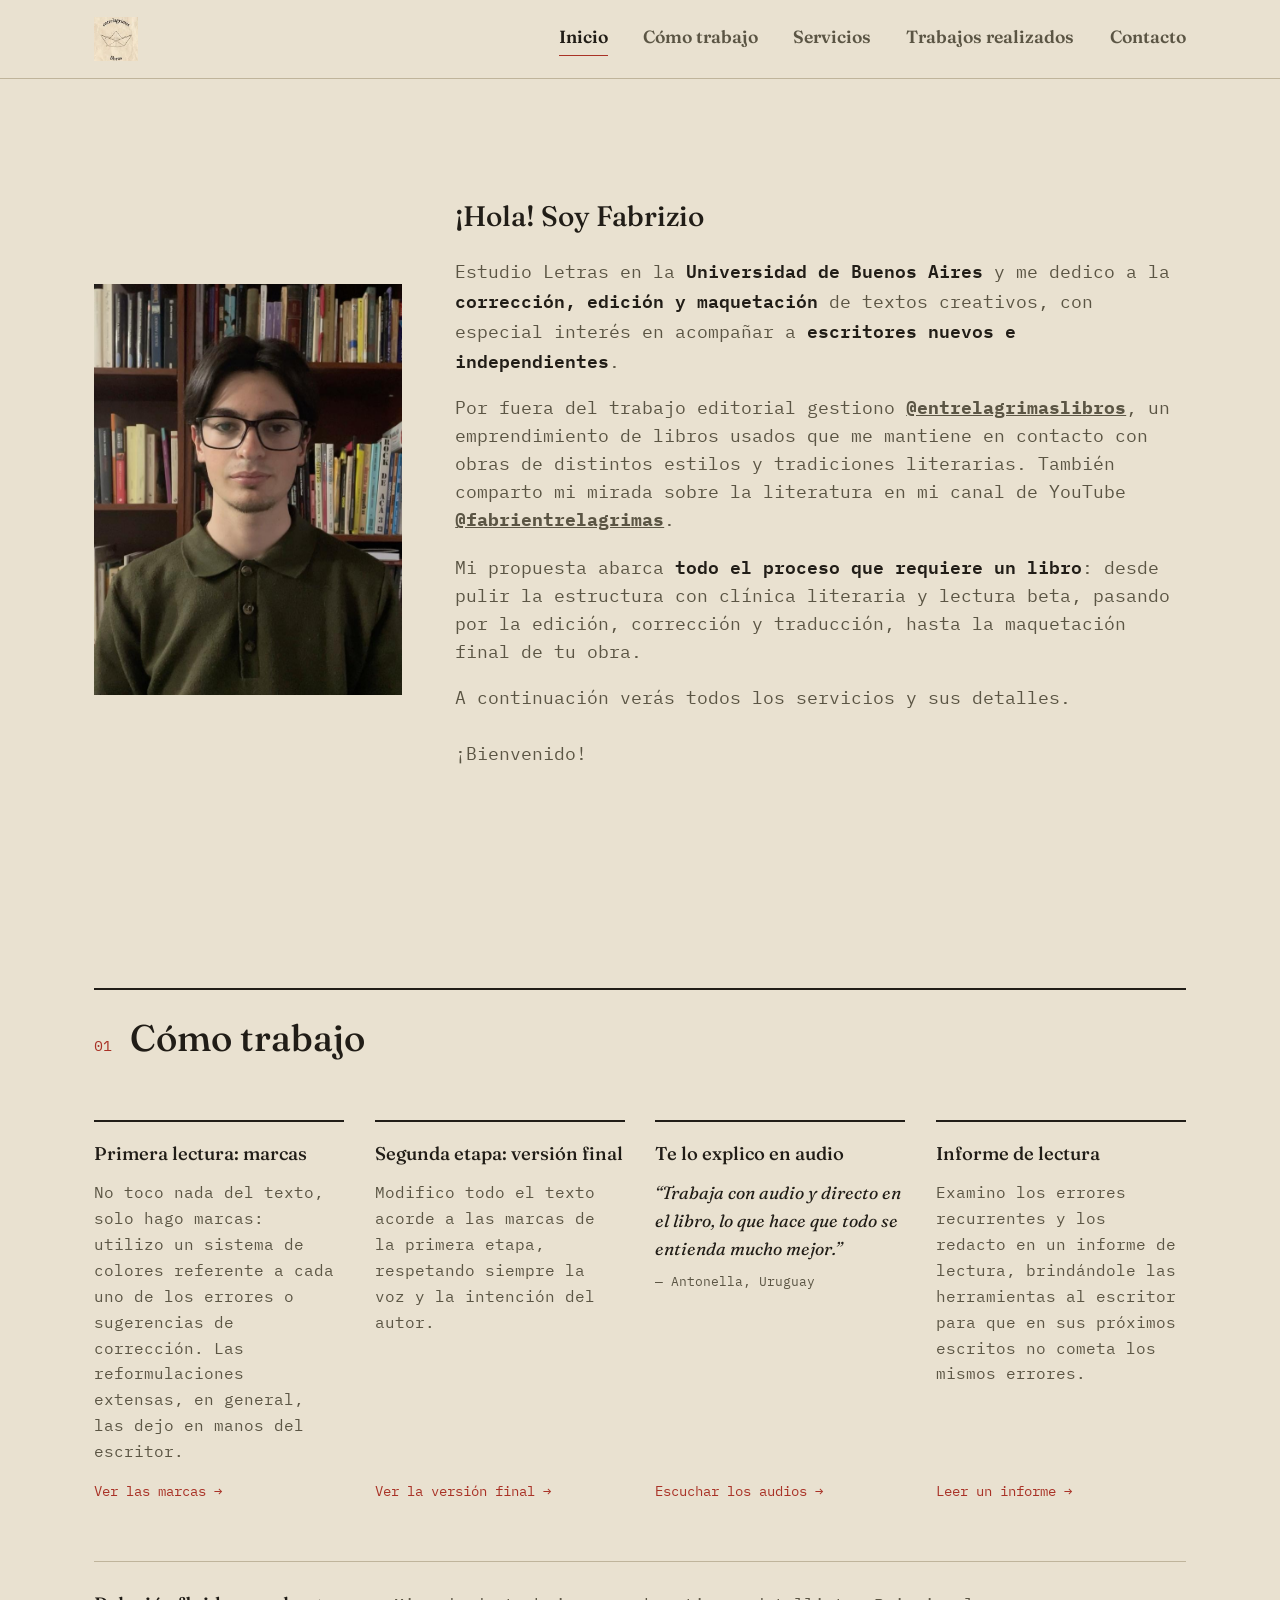
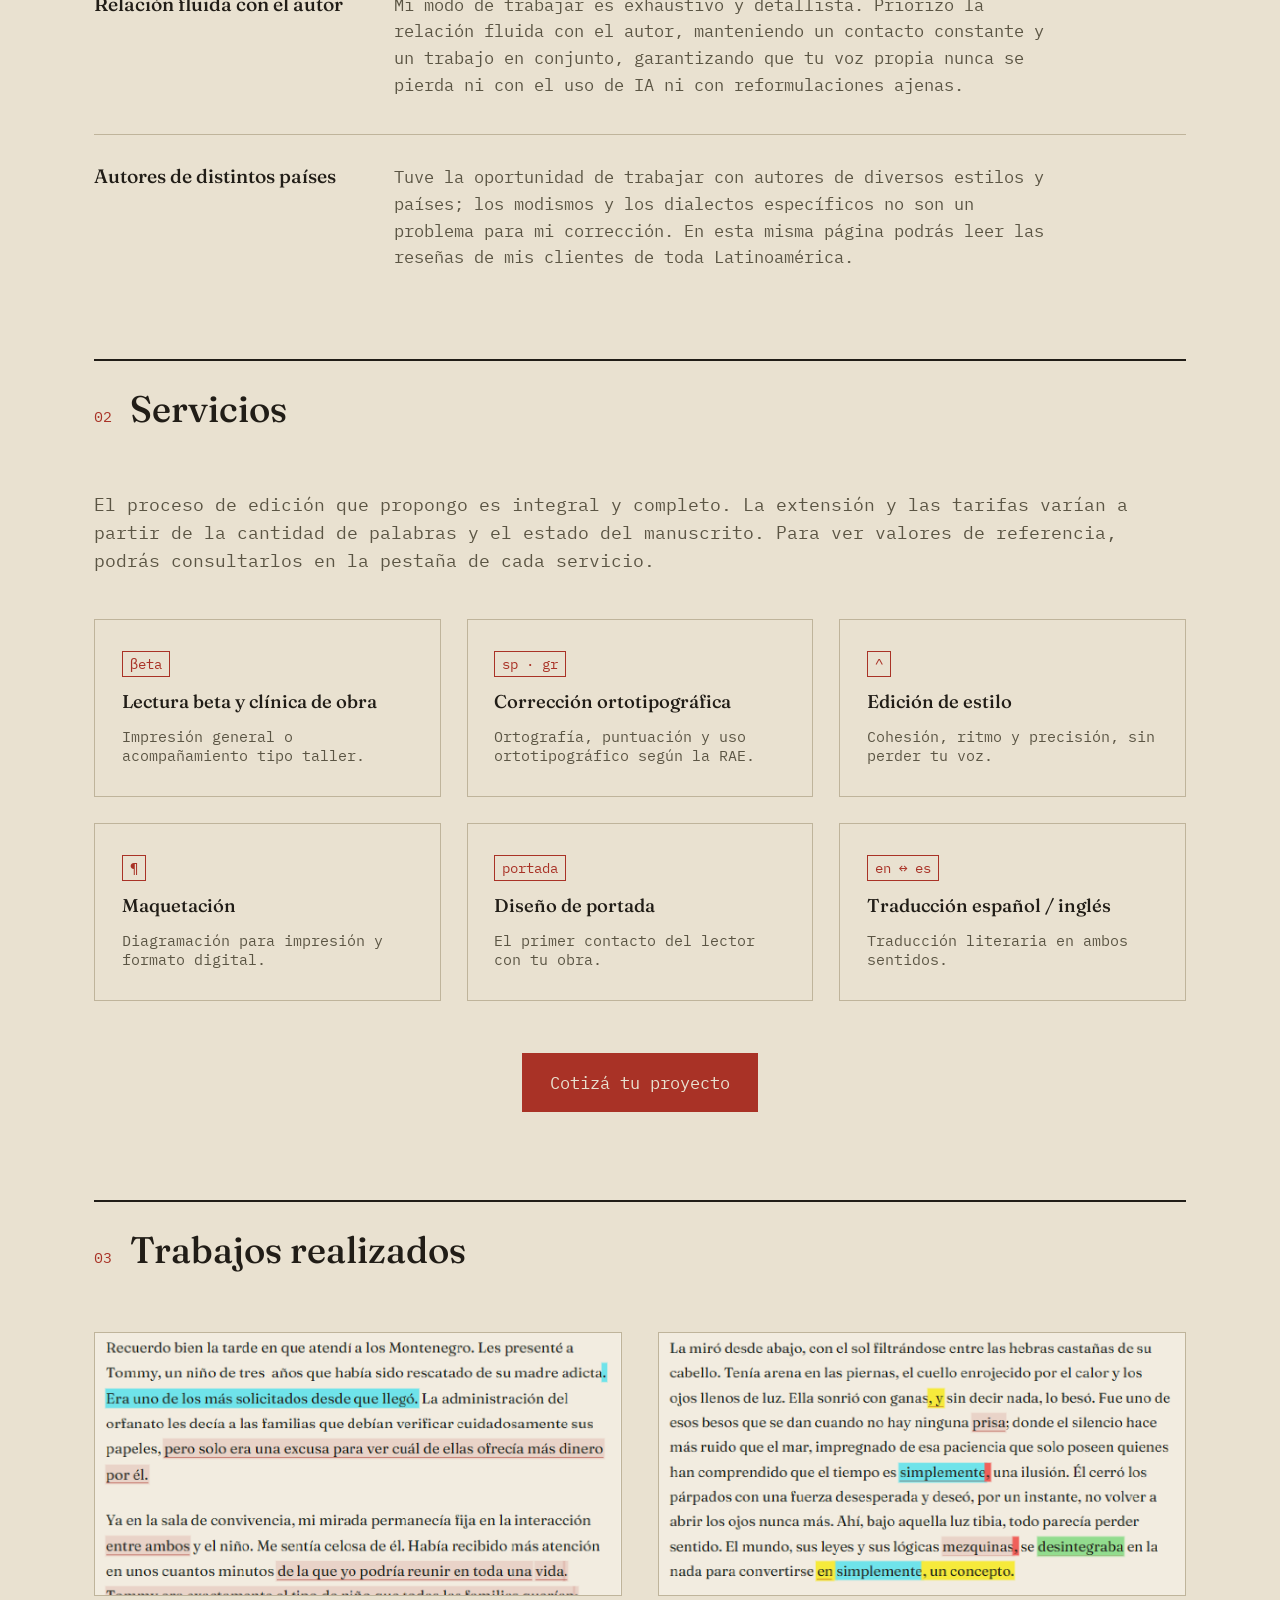
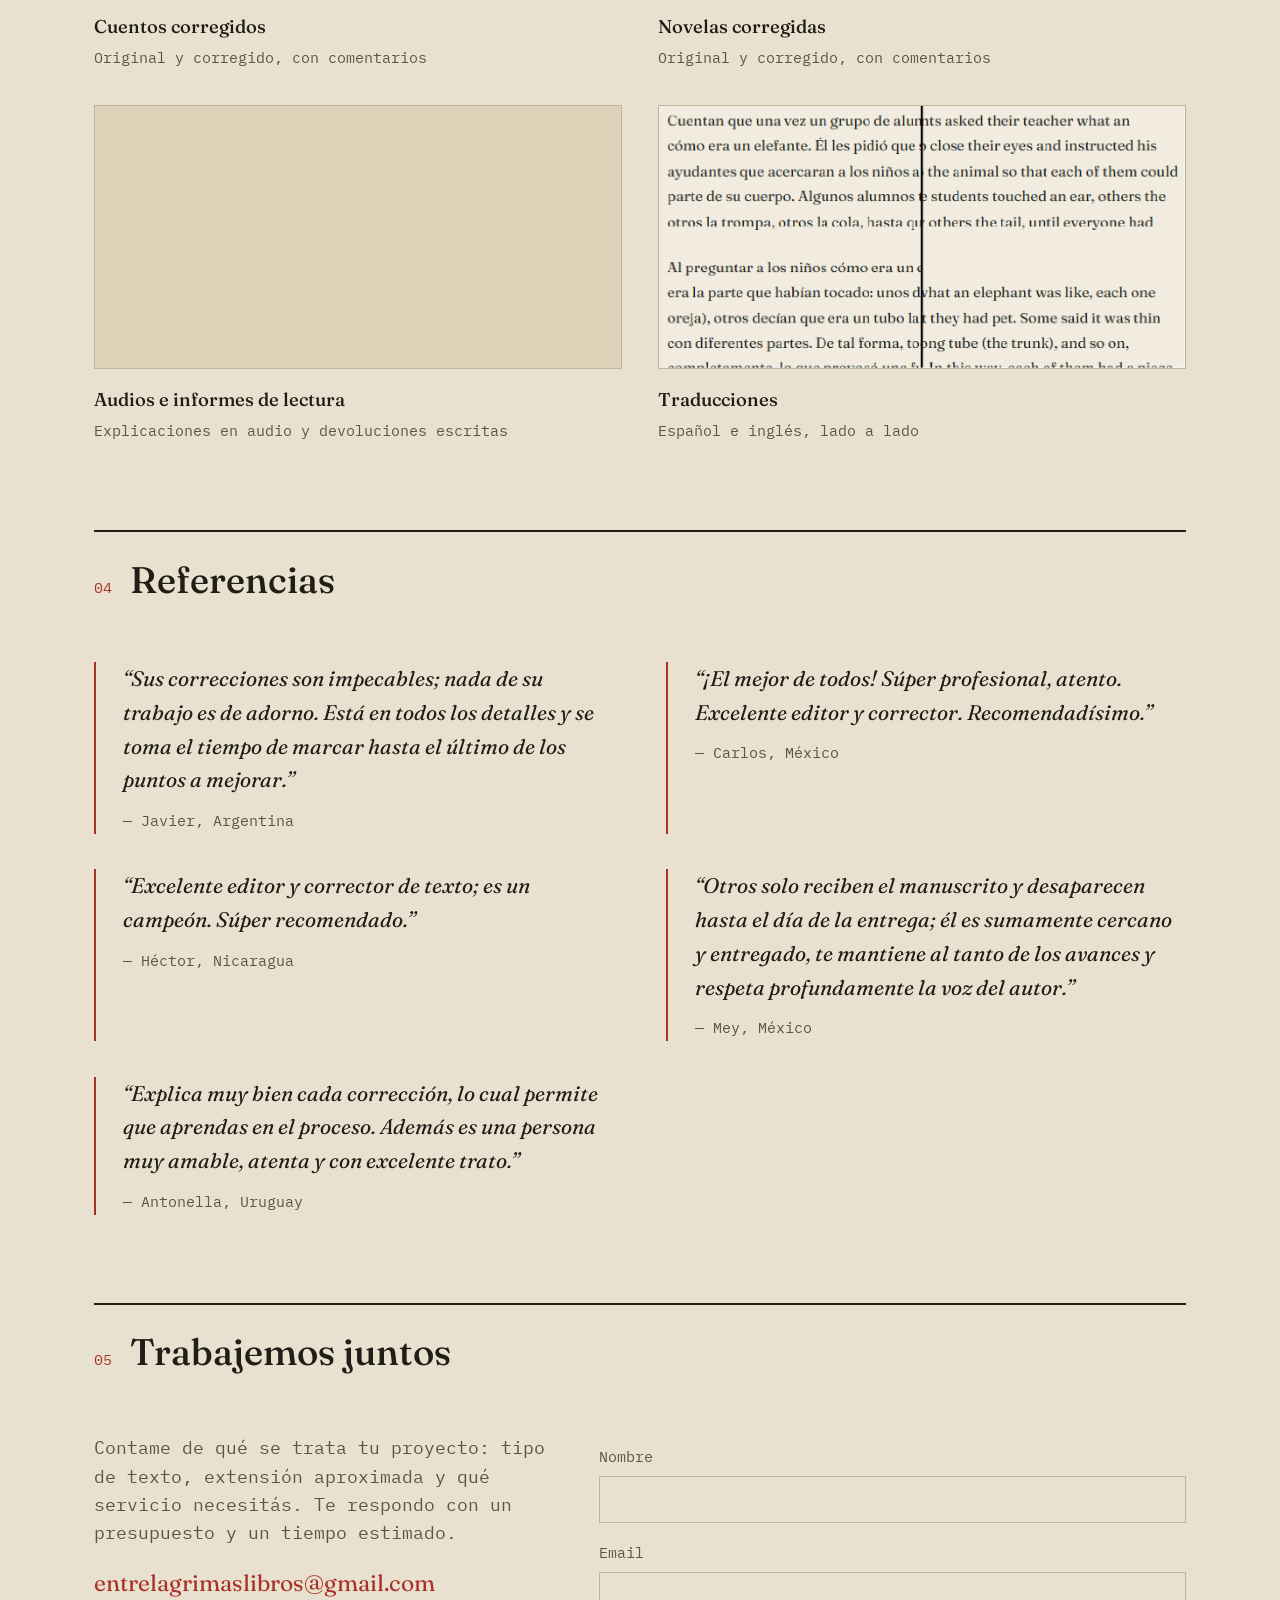
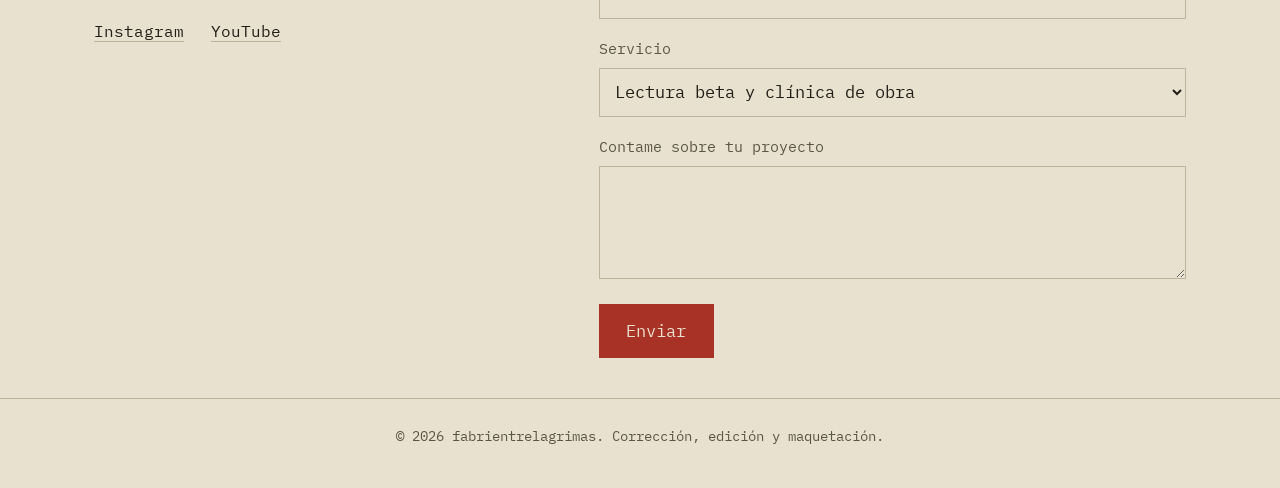
<file: index.html>
<!doctype html> <html lang="es"> <head> <meta charset="UTF-8"> <meta name="viewport" content="width=device-width,initial-scale=1"> <title>Fabrizio — Corrección, edición y maquetación</title> <meta name="description" content="Corrección ortotipográfica, edición de estilo, maquetación, diseño de portada, traducción y lectura beta para autores independientes."> <link rel="preconnect" href="https://fonts.googleapis.com"> <link rel="preconnect" href="https://fonts.gstatic.com" crossorigin> <link href="https://fonts.googleapis.com/css2?family=Fraunces:ital,opsz,wght@0,9..144,400;0,9..144,500;0,9..144,600;1,9..144,500&family=IBM+Plex+Mono:wght@400;500;600&display=swap" rel="stylesheet"> <link rel="icon" type="image/jpeg" href="images/logo-entrelagrimas.jpg"> <link rel="apple-touch-icon" href="images/logo-entrelagrimas.jpg"> <link rel="stylesheet" href="style.css"> </head> <body> <header class="nav" id="nav"> <div class="nav__inner"> <a href="#top" class="nav__mark" aria-label="Inicio"> <img src="images/logo-entrelagrimas.jpg" alt="" class="nav__logo"> </a> <nav class="nav__links" aria-label="Navegación principal"> <a href="#sobre-mi" data-nav>Inicio</a> <a href="#como-trabajo" data-nav>Cómo trabajo</a> <a href="#servicios" data-nav>Servicios</a> <a href="#trabajos" data-nav>Trabajos realizados</a> <a href="#contacto" data-nav>Contacto</a> </nav> <button class="nav__toggle" id="navToggle" aria-expanded="false" aria-controls="navLinksMobile" aria-label="Abrir menú"> <span></span><span></span><span></span> </button> </div> <nav class="nav__links nav__links--mobile" id="navLinksMobile" aria-label="Navegación móvil"> <a href="#sobre-mi" data-nav>Inicio</a> <a href="#como-trabajo" data-nav>Cómo trabajo</a> <a href="#servicios" data-nav>Servicios</a> <a href="#trabajos" data-nav>Trabajos realizados</a> <a href="#contacto" data-nav>Contacto</a> </nav> </header> <main id="top"> <section class="sobre-mi" id="sobre-mi"> <div class="sobre-mi__photo"> <img src="images/fabri.jpg" alt="Fabrizio"> </div> <div class="sobre-mi__text"> <h2>¡Hola! Soy Fabrizio</h2> <p>Estudio Letras en la <strong>Universidad de Buenos Aires</strong> y me dedico a la <strong>corrección, edición y maquetación</strong> de textos creativos, con especial interés en acompañar a <strong>escritores nuevos e independientes</strong>.</p> <p>Por fuera del trabajo editorial gestiono <a href="https://instagram.com/entrelagrimaslibros" target="_blank" rel="noopener"><b>@entrelagrimaslibros</b></a>, un emprendimiento de libros usados que me mantiene en contacto con obras de distintos estilos y tradiciones literarias. También comparto mi mirada sobre la literatura en mi canal de YouTube <a href="https://youtube.com/@fabrientrelagrimas" target="_blank" rel="noopener"><b>@fabrientrelagrimas</b></a>.</p> <p> Mi propuesta abarca <strong>todo el proceso que requiere un libro</strong>: desde pulir la estructura con clínica literaria y lectura beta, pasando por la edición, corrección y traducción, hasta la maquetación final de tu obra. </p> <p> A continuación verás todos los servicios y sus detalles. <br><br> ¡Bienvenido! </p> </div> </section> <section class="como-trabajo" id="como-trabajo"> <div class="section__head"> <p class="section__folio">01</p> <h2>Cómo trabajo</h2> </div> <ol class="proceso"> <li class="proceso__paso"> <h3>Primera lectura: marcas</h3> <p>No toco nada del texto, solo hago marcas: utilizo un sistema de colores referente a cada uno de los errores o sugerencias de corrección. Las reformulaciones extensas, en general, las dejo en manos del escritor.</p> <button type="button" class="proceso__link" data-abrir-vista="novelas" data-abrir-texto="novela-mujer" data-abrir-modo="corregido">Ver las marcas →</button> </li> <li class="proceso__paso"> <h3>Segunda etapa: versión final</h3> <p>Modifico todo el texto acorde a las marcas de la primera etapa, respetando siempre la voz y la intención del autor.</p> <button type="button" class="proceso__link" data-abrir-vista="novelas" data-abrir-texto="novela-mujer" data-abrir-modo="final">Ver la versión final →</button> </li> <li class="proceso__paso"> <h3>Te lo explico en audio</h3> <blockquote class="proceso__cita"> <p>“Trabaja con audio y directo en el libro, lo que hace que todo se entienda mucho mejor.”</p> <cite>— Antonella, Uruguay</cite> </blockquote> <button type="button" class="proceso__link" data-abrir-vista="audios" data-abrir-texto="audio-carlos">Escuchar los audios →</button> </li> <li class="proceso__paso"> <h3>Informe de lectura</h3> <p>Examino los errores recurrentes y los redacto en un informe de lectura, brindándole las herramientas al escritor para que en sus próximos escritos no cometa los mismos errores.</p> <button type="button" class="proceso__link" data-abrir-vista="audios" data-abrir-texto="informe-mujer">Leer un informe →</button> </li> </ol> <ul class="como-trabajo__list"> <li> <h3>Relación fluida con el autor</h3> <p>Mi modo de trabajar es exhaustivo y detallista. Priorizo la relación fluida con el autor, manteniendo un contacto constante y un trabajo en conjunto, garantizando que tu voz propia nunca se pierda ni con el uso de IA ni con reformulaciones ajenas.</p> </li> <li> <h3>Autores de distintos países</h3> <p>Tuve la oportunidad de trabajar con autores de diversos estilos y países; los modismos y los dialectos específicos no son un problema para mi corrección. En esta misma página podrás leer las reseñas de mis clientes de toda Latinoamérica.</p> </li> </ul> </section> <section class="servicios" id="servicios"> <div class="section__head"> <p class="section__folio">02</p> <h2>Servicios</h2> </div> <p class="servicios__intro">El proceso de edición que propongo es integral y completo. La extensión y las tarifas varían a partir de la cantidad de palabras y el estado del manuscrito. Para ver valores de referencia, podrás consultarlos en la pestaña de cada servicio.</p> <div class="servicios__grid" id="serviciosGrid"> <article class="servicio-card" id="servicio-lectura"> <button class="servicio-card__trigger" aria-expanded="false" aria-controls="servicio-lectura-full"> <span class="servicio-card__mark">βeta</span> <h3>Lectura beta y clínica de obra</h3> <p class="servicio-card__teaser">Impresión general o acompañamiento tipo taller.</p> </button> <div class="servicio-card__full" id="servicio-lectura-full" hidden> <p>Si tu historia aún no está lista, y necesitas una <b>opinión profesional y fundamentada</b> acerca de la impresión que genera, es posible contratarme como <b>lector beta</b>. Es decir, leeré tu obra y marcaré detalladamente aquellos puntos a mejorar, ya sea la construcción de personajes, el lenguaje, la trama, la división de capítulos, la coherencia y cohesión, la fluidez, entre otras cuestiones fundamentales.</p> <p>En caso de necesitar una opinión profesional acerca de cómo seguir tu obra, qué recursos utilizar, cuáles son las reformulaciones que necesita tu obra, la mejor opción es la <b>clínica de obra</b>. Este espacio funciona como un <b>taller de escritura</b>, cuyo objetivo es encauzar y guiar al autor para que pueda terminar o mejorar su obra lo mejor posible.</p> <p>Mientras que la lectura beta es una impresión, la clínica de obra es un acompañamiento.</p> <p class="servicio-card__meta"><b>Valores de referencia:</b> lectura beta, cada 10.000 palabras $40. Clínica de obra, $150 para obras de hasta 35.000 palabras.<br><b>Tiempo de entrega y duración:</b> lectura beta, de 15 a 25 días. El objetivo es que el autor termine su obra, por lo que es indefinido.</p> <button class="servicio-card__close">← Volver a todos los servicios</button> </div> </article> <article class="servicio-card" id="servicio-correccion"> <button class="servicio-card__trigger" aria-expanded="false" aria-controls="servicio-correccion-full"> <span class="servicio-card__mark">sp · gr</span> <h3>Corrección ortotipográfica</h3> <p class="servicio-card__teaser">Ortografía, puntuación y uso ortotipográfico según la RAE.</p> </button> <div class="servicio-card__full" id="servicio-correccion-full" hidden> <p>La <b>corrección ortotipográfica</b> es el pulido final y exhaustivo que todo manuscrito necesita para alcanzar un estándar profesional. Me encargo de revisar minuciosamente la ortografía, la puntuación, la sintaxis y el uso ortotípico de signos (rayas de diálogo, comillas, cursivas) según la normativa vigente de la RAE (salvo ciertas excepciones con modismos o neologismos, y otro tipo de juegos léxicos o decisiones del autor). Mi objetivo es garantizar la máxima pulcritud técnica en tu texto, respetando siempre la voz y la intención del autor.</p> <p>Para desarrollarlo utilizo un <b>sistema de colores</b> referente a cada uno de los errores o sugerencias de corrección que haya encontrado en cada puntuación del texto. Examino los errores recurrentes y los redacto en un informe de lectura, brindándole las herramientas al escritor para que en sus próximos escritos no cometa los mismos errores.</p> <p class="servicio-card__meta"><b>Valor de referencia:</b> 10.000 palabras (ortografía + estilo), desde $100. <b>DESCUENTO POR CANTIDAD.</b><br><b>Tiempo de entrega:</b> varía según la extensión del texto y la fluidez del intercambio con el autor. Como referencia, un manuscrito de 30.000 palabras suele demorar entre 15 y 25 días a partir del inicio del trabajo.</p> <button class="servicio-card__close">← Volver a todos los servicios</button> </div> </article> <article class="servicio-card" id="servicio-edicion"> <button class="servicio-card__trigger" aria-expanded="false" aria-controls="servicio-edicion-full"> <span class="servicio-card__mark">^</span> <h3>Edición de estilo</h3> <p class="servicio-card__teaser">Cohesión, ritmo y precisión, sin perder tu voz.</p> </button> <div class="servicio-card__full" id="servicio-edicion-full" hidden> <p>La <b>edición de estilo</b> es la etapa en la que la prosa gana fluidez, precisión y expresividad. Sin alterar la voz narrativa del autor, trabajo sobre la estructura del texto para optimizar la cohesión y el ritmo: elimino redundancias, ajusto repeticiones, corrijo cacofonías y resuelvo ambigüedades sintácticas. Trabajo en al menos dos etapas: una primera en donde no toco nada del texto, solo hago marcas, ya que las reformulaciones extensas, en general, las dejo en manos del escritor, y una segunda, donde modifico todo el texto acorde a las marcas de la primera etapa. Mi objetivo es que tu manuscrito alcance su máxima potencia literaria, logrando una lectura clara y profesional.</p> <p class="servicio-card__meta"><b>Valor de referencia:</b> 10.000 palabras (ortografía + estilo), desde $100. <b>DESCUENTO POR CANTIDAD.</b><br><b>Tiempo de entrega:</b> varía según la extensión del texto y la fluidez del intercambio con el autor. Como referencia, un manuscrito de 30.000 palabras suele demorar entre 15 y 25 días a partir del inicio del trabajo.</p> <button class="servicio-card__close">← Volver a todos los servicios</button> </div> </article> <article class="servicio-card" id="servicio-maquetacion"> <button class="servicio-card__trigger" aria-expanded="false" aria-controls="servicio-maquetacion-full"> <span class="servicio-card__mark">¶</span> <h3>Maquetación</h3> <p class="servicio-card__teaser">Diagramación para impresión y formato digital.</p> </button> <div class="servicio-card__full" id="servicio-maquetacion-full" hidden> <p>Es el proceso que transforma un manuscrito en un libro listo para las manos del lector. Aquí me encargo de diagramar el interior de tu obra tanto para <b>impresión física</b> como para <b>formato digital</b> (ePub y Kindle), cuidando las tipografías, los márgenes, las sangrías, la jerarquía de títulos y el equilibrio visual de cada página. El objetivo es lograr un <b>diseño estético y profesional</b> que potencie la obra.</p> <p class="servicio-card__meta"><b>Valor de referencia:</b> Maquetación narrativa simple (novela, ensayo, poesía / solo texto corrido), cada 10.000 palabras $40. Maquetación compleja (libros académicos, notas al pie, tablas, imágenes, recuadros), cada 10.000 palabras $70.<br><b>Tiempo de entrega:</b> de 10 a 15 días.</p> <button class="servicio-card__close">← Volver a todos los servicios</button> </div> </article> <article class="servicio-card" id="servicio-portada"> <button class="servicio-card__trigger" aria-expanded="false" aria-controls="servicio-portada-full"> <span class="servicio-card__mark">portada</span> <h3>Diseño de portada</h3> <p class="servicio-card__teaser">El primer contacto del lector con tu obra.</p> </button> <div class="servicio-card__full" id="servicio-portada-full" hidden> <p>Una vez que la obra está lista para presentarse, queda un paso decisivo: la <b>portada</b>. Como es sabido, se trata del <b>primer contacto</b> que el lector tendrá con la obra; por lo tanto, su elaboración debe ser acorde con el contenido del texto. En general, se desaconseja el uso de inteligencia artificial en esta etapa, ya que suele percibirse como una falta de cuidado o desinterés por parte del autor.</p> <p>Las formas de concebir una portada son infinitas, y mi labor es asegurarme de <b>transmitir con precisión la esencia de tu texto</b>.</p> <p class="servicio-card__meta"><b>Valor de referencia:</b> portada digital (ebook). Desde $60 (varía si requiere licencias o dibujos personalizados). Portada completa (impresión + digital), desde $100.<br><b>Tiempo de entrega:</b> de 15 a 30 días.</p> <button class="servicio-card__close">← Volver a todos los servicios</button> </div> </article> <article class="servicio-card" id="servicio-traduccion"> <button class="servicio-card__trigger" aria-expanded="false" aria-controls="servicio-traduccion-full"> <span class="servicio-card__mark">en ↔ es</span> <h3>Traducción español / inglés</h3> <p class="servicio-card__teaser">Traducción literaria en ambos sentidos.</p> </button> <div class="servicio-card__full" id="servicio-traduccion-full" hidden> <p>La <b>traducción</b> al idioma más hablado del mundo abre importantísimas oportunidades para la <b>expansión internacional</b> de tu obra. Por eso ofrezco un servicio de traducción especializado que tiene como pilar fundamental la preservación de la <b>intención original del autor</b> y el respeto por la literariedad del texto en la lengua de destino.</p> <p class="servicio-card__meta"><b>Valor de referencia:</b> Cada 10.000 palabras, desde $300.<br><b>Tiempo de entrega:</b> indefinido.</p> <button class="servicio-card__close">← Volver a todos los servicios</button> </div> </article> </div> <div class="servicios__cta"> <a href="#contacto" class="btn btn--primary">Cotizá tu proyecto</a> </div> </section> <section class="trabajos" id="trabajos"> <div class="section__head"> <p class="section__folio">03</p> <h2>Trabajos realizados</h2> </div> <div class="trabajos__grid"> <article class="trabajo trabajo--abre"> <div class="trabajo__swatch"><img src="images/trabajos-cuentos.webp" alt="" loading="lazy"></div> <h3><button type="button" class="trabajo__open" data-abrir-vista="cuentos">Cuentos corregidos</button></h3> <p>Original y corregido, con comentarios</p> </article> <article class="trabajo trabajo--abre"> <div class="trabajo__swatch"><img src="images/trabajos-novelas.webp" alt="" loading="lazy"></div> <h3><button type="button" class="trabajo__open" data-abrir-vista="novelas">Novelas corregidas</button></h3> <p>Original y corregido, con comentarios</p> </article> <article class="trabajo trabajo--abre"> <div class="trabajo__swatch"></div> <h3><button type="button" class="trabajo__open" data-abrir-vista="audios">Audios e informes de lectura</button></h3> <p>Explicaciones en audio y devoluciones escritas</p> </article> <article class="trabajo trabajo--abre"> <div class="trabajo__swatch"><img src="images/trabajos-traducciones.webp" alt="" loading="lazy"></div> <h3><button type="button" class="trabajo__open" data-abrir-vista="traducciones">Traducciones</button></h3> <p>Español e inglés, lado a lado</p> </article> </div> </section> <section class="referencias" id="referencias"> <div class="section__head"> <p class="section__folio">04</p> <h2>Referencias</h2> </div> <div class="referencias__list"> <blockquote class="referencia"> <p>“Sus correcciones son impecables; nada de su trabajo es de adorno. Está en todos los detalles y se toma el tiempo de marcar hasta el último de los puntos a mejorar.”</p> <cite>— Javier, Argentina</cite> </blockquote> <blockquote class="referencia"> <p>“¡El mejor de todos! Súper profesional, atento. Excelente editor y corrector. Recomendadísimo.”</p> <cite>— Carlos, México</cite> </blockquote> <blockquote class="referencia"> <p>“Excelente editor y corrector de texto; es un campeón. Súper recomendado.”</p> <cite>— Héctor, Nicaragua</cite> </blockquote> <blockquote class="referencia"> <p>“Otros solo reciben el manuscrito y desaparecen hasta el día de la entrega; él es sumamente cercano y entregado, te mantiene al tanto de los avances y respeta profundamente la voz del autor.”</p> <cite>— Mey, México</cite> </blockquote> <blockquote class="referencia"> <p>“Explica muy bien cada corrección, lo cual permite que aprendas en el proceso. Además es una persona muy amable, atenta y con excelente trato.”</p> <cite>— Antonella, Uruguay</cite> </blockquote> </div> </section> <section class="contacto" id="contacto"> <div class="section__head"> <p class="section__folio">05</p> <h2>Trabajemos juntos</h2> </div> <div class="contacto__grid"> <div class="contacto__info"> <p>Contame de qué se trata tu proyecto: tipo de texto, extensión aproximada y qué servicio necesitás. Te respondo con un presupuesto y un tiempo estimado.</p> <p class="contacto__email"><a href="mailto:entrelagrimaslibros@gmail.com">entrelagrimaslibros@gmail.com</a></p> <ul class="contacto__social"> <li><a href="https://instagram.com/entrelagrimaslibros" target="_blank" rel="noopener">Instagram</a></li> <li><a href="https://youtube.com/@fabrientrelagrimas" target="_blank" rel="noopener">YouTube</a></li> </ul> </div> <form class="contacto__form" id="contactForm"> <label for="nombre">Nombre</label> <input id="nombre" name="nombre" required> <label for="email">Email</label> <input type="email" id="email" name="email" required> <label for="servicio">Servicio</label> <select id="servicio" name="servicio"> <option value="lectura-beta">Lectura beta y clínica de obra</option> <option value="correccion">Corrección ortotipográfica</option> <option value="edicion">Edición de estilo</option> <option value="maquetacion">Maquetación</option> <option value="portada">Diseño de portada</option> <option value="traduccion">Traducción español / inglés</option> <option value="otro">Otro / no estoy segurx</option> </select> <label for="mensaje">Contame sobre tu proyecto</label> <textarea id="mensaje" name="mensaje" rows="4" required></textarea> <button type="submit" class="btn btn--primary">Enviar</button> <p class="contacto__status" id="formStatus" role="status" aria-live="polite"></p> </form> </div> </section> <section class="vista" id="vista-cuentos" aria-labelledby="vista-cuentos-titulo" hidden> <div class="section__head"> <h2 id="vista-cuentos-titulo">Cuentos corregidos</h2> <button type="button" class="vista__back vista__back--top" data-vista-back aria-label="Volver a trabajos realizados"><span class="vista__back-flecha" aria-hidden="true">←</span> <span class="vista__back-texto">Volver a trabajos realizados</span></button> </div> <p class="vista__lead">Textos reales con las sugerencias de corrección. Elegí un cuento y alterná entre el original y el corregido, con marcas y comentarios.</p> <p class="vista__nota"><b>Importante:</b> son fragmentos de los cuentos, no las obras completas, con correcciones reales.</p> <ul class="cuentos" id="cuentosLista"> <li class="cuento" id="cuento-1832"> <button type="button" class="cuento__trigger" aria-expanded="false" aria-controls="cuento-1832-body"> <span class="cuento__mark">cuento</span> <h3>18.32</h3> <span class="cuento__meta">Fragmento · 15 comentarios</span> </button> <div class="cuento__body" id="cuento-1832-body" hidden> <p class="cuento__aviso">Fragmento del cuento, con correcciones reales.</p> <div class="cuento__tools"> <div class="switch" role="group" aria-label="Versión del texto"> <button type="button" class="switch__btn is-active" data-modo="original" aria-pressed="true">Original</button> <button type="button" class="switch__btn" data-modo="corregido" aria-pressed="false">Corregido</button> </div> </div> <details class="leyenda"> <summary>Referencias de color</summary> <ul> <li><span class="leyenda__chip m--com"></span><span><b>Texto comentado:</b> Subrayado en rojo: tiene un comentario al margen.</span></li> <li><span class="leyenda__chip m--rojo"></span><span><b>Rojo:</b> Para eliminar fragmentos redundantes o innecesarios.</span></li> <li><span class="leyenda__chip m--azul"></span><span><b>Azul:</b> Para marcar momentos en los que se deben juntar dos párrafos o separar uno demasiado cargado semánticamente.</span></li> <li><span class="leyenda__chip m--amarillo"></span><span><b>Amarillo:</b> Para marcar errores ortotipográficos: puntuación, tildes, fuentes, espacios en blanco y palabras mal escritas.</span></li> <li><span class="leyenda__chip m--gris"></span><span><b>Gris:</b> Para marcar frases, oraciones o párrafos cuyo contenido sea confuso o esté mal redactado en general.</span></li> <li><span class="leyenda__chip m--rosa"></span><span><b>Rosa:</b> Para marcar párrafos construidos a la perfección por su construcción léxica o por su relación con el resto de elementos de la obra.</span></li> <li><span class="leyenda__chip m--naranja"></span><span><b>Naranja:</b> Para marcar errores de narración, ya sean incongruencias en el uso de tiempos verbales, en la persona o en el registro.</span></li> <li><span class="leyenda__chip m--verde"></span><span><b>Verde:</b> Para marcar errores de cohesión y coherencia dentro de la obra.</span></li> <li><span class="leyenda__chip m--celeste"></span><span><b>Celeste:</b> Para marcar palabras, estructuras o recursos retóricos repetidos en el mismo párrafo o en párrafos aledaños.</span></li> </ul> </details> <p class="pista">Tocá un texto subrayado en rojo para leer su comentario.</p> <div class="texto"> <div class="texto__cuerpo"> <p>Mallory jamás llegaba tarde. Después de tantos años trabajando en la fábrica, su cuerpo había aprendido la rutina antes que ella<mark class="m m--com" data-n="FV1">: levantarse, ducharse, desayunar algo rápido y caminar</mark> hasta el trabajo sin pensar demasiado en el trayecto. Antes de las nueve de la mañana ya tenía puesto el uniforme y ocupaba su lugar frente a la línea de producción<mark class="m m--com" data-n="FV2">.</mark></p> <p>Su mirada <mark class="m m--amarillo">permanece</mark> fija cuando <mark class="m m--com" data-n="FV3">recibió</mark> la primera tanda de carne molida en contenedores metálicos. Trabajar aquí la había obligado a adaptarse al frío, aunque en lo personal siempre había preferido los climas cálidos. Con guantes puestos comenzó a pesar las porciones; había repetido el movimiento tantas veces que casi nunca se <mark class="m m--com" data-n="FV4">equivocaba por más de unos cuantos gramos.</mark></p> <p><mark class="m m--com" data-n="FV5">Depositó la carne en bandejas desechables individuales, cubriéndolas después con plástico adherente antes de colocar las etiquetas con el peso, precio y fecha. Cuando llenó un carrito completo, lo llevó hasta la exhibición refrigerada.</mark></p> <p>Al <mark class="m m--com" data-n="FV6">regresar</mark> limpió y desinfectó su espacio de trabajo. Cambió de guantes justo cuando una nueva tanda llegó al área de operación. Pollo esta vez. Eso significaba encargarse de los cortes antes de que el producto saliera a la venta.</p> <p>Mira las cajas llenas de pollos enteros. Toma el primero y lo deja sobre la mesa industrial. Lo observa apenas un momento, no con lástima, sino <mark class="m m--com" data-n="FV7">con análisis</mark>, ubicando casi de inmediato las articulaciones. <mark class="m m--amarillo">Ha</mark> <mark class="m m--com" data-n="FV8">repetido</mark> el proceso tantas veces que ya no necesita pensar mientras trabaja.</p> <p>Empaca las piernas con cuidado, acomodándolas una junto a la otra en diagonal para que <mark class="m m--com" data-n="FV9">sea</mark> más atractivas al ojo del cliente. La pechuga siempre va al centro del desechable; las alas, alineadas a los costados. De todas las partes del proceso, esa era la única que obligaba a Mallory a prestar verdadera atención.</p> <p>La hora del almuerzo llega más pronto de lo esperado. <mark class="m m--rojo">Aquel parecía uno de esos días que avanzaban más rápido de lo</mark> <mark class="m m--com" data-n="FV10">normal.</mark> Mallory dejó el mandil por un momento; la tela blanca ya estaba marcada con pequeñas manchas de sangre acumuladas a lo largo de la mañana. Se quitó el equipo de seguridad y las botas negras antes de salir del área operativa.</p> <p>Caminó por los pasillos del centro comercial hasta llegar a la zona de comida. Subió las escaleras eléctricas y pidió una hamburguesa. La mayoría de sus compañeros evitaban comer carne después de pasar horas manipulándola cruda, <mark class="m m--gris">pero Mallory nunca había entendido del todo esa diferencia, era su trabajo después de</mark> <mark class="m m--com" data-n="FV11">todo.</mark></p> <p>La hamburguesa no pertenecía a <mark class="m m--com" data-n="FV12">una</mark> de las cadenas de comida rápida. Mallory estaba <mark class="m m--com" data-n="FV13">convencida</mark> que ni la mitad de aquella carne <mark class="m m--celeste">debía</mark> <mark class="m m--com" data-n="FV14">ser</mark> realmente carne; el sabor era insípido y la textura siempre parecía demasiado uniforme, como sacada de un molde.</p> <p>Prefería comprar en un pequeño local de la plaza que casi todos ignoraban por elegir los <mark class="m m--gris">nombres comerciales más</mark> <mark class="m m--com" data-n="FV15">conocidos.</mark> Al menos ahí confiaba en la calidad del producto. Los dueños eran clientes del área de carne donde ella trabajaba.</p> </div> <div class="comentarios" aria-label="Comentarios"> <p class="comentario" data-n="FV1"><b>FV1</b> Esta enumeración se presenta demasiado genérica, probaría dándole más carácter a cada elemento: “su cuerpo había aprendido la rutina antes que ella: el agua fría, el café sin azúcar, los mismos pasos de siempre.”</p> <p class="comentario" data-n="FV2"><b>FV2</b> Este inicio utiliza el pretérito imperfecto para introducir la atmósfera, dura muy poco pero no creo que sea un problema serio.</p> <p class="comentario" data-n="FV3"><b>FV3</b> Queda poco natural el uso de los dos tiempos verbales. Lo unificaria en presente: “Su mirada permanece fija cuando recibe la primera tanda…”.</p> <p class="comentario" data-n="FV4"><b>FV4</b> Es un poco impreciso la utilización de “unos <i>cuantos</i> gramos” cuando en verdad se quiere referir a <i>pocos</i> gramos. Para corregirlo pondria algo como: “casi nunca se equivocaba por más de dos o tres gramos”.</p> <p class="comentario" data-n="FV5"><b>FV5</b> El párrafo tiene muchas oraciones subordinadas, para simplificarlo y a su vez replicar la monotonía de las acciones separaría en puntos seguidos de esta manera; “Depositó la carne en bandejas individuales. Cubrió cada una con plástico adherente. Colocó las etiquetas: peso, precio, fecha. Cuando llenó el carrito, lo llevó hasta la exhibición refrigerada.”</p> <p class="comentario" data-n="FV6"><b>FV6</b> coma</p> <p class="comentario" data-n="FV7"><b>FV7</b> Se me hace rara la construcción “con análisis”, ya que “con análisis” no es una forma de mirar, sino de pensar. Usaria “con precisión” o “con detenimiento”.</p> <p class="comentario" data-n="FV8"><b>FV8</b> Para sostener el tiempo del párrafo usaria: “Repite el proceso tantas veces que ya no necesita pensar mientras trabaja.”</p> <p class="comentario" data-n="FV9"><b>FV9</b> Plural</p> <p class="comentario" data-n="FV10"><b>FV10</b> Al no agregar información y decir lo mismo que la primera oración la quitaría.</p> <p class="comentario" data-n="FV11"><b>FV11</b> Debe ir separada por punto y coma en vez de coma, ya que son dos oraciones independientes. También quité el “entendido del todo” ya que Mallory es una mujer con convicciones fuertes, no titubeante: “Mallory nunca había entendido esa diferencia; después de todo, era su trabajo.”</p> <p class="comentario" data-n="FV12"><b>FV12</b> Ninguna</p> <p class="comentario" data-n="FV13"><b>FV13</b> Falta la preposición “de” obligatoria después del verbo “convencer”.</p> <p class="comentario" data-n="FV14"><b>FV14</b> Para remarcar la seguridad de Mallory, cambiaria “debía ser” por “era”.</p> <p class="comentario" data-n="FV15"><b>FV15</b> Se me hace un poco larga la frase; pierde ritmo.</p> </div> </div> <button type="button" class="cuento__close">← Volver a la lista de cuentos</button> </div> </li> <li class="cuento" id="cuento-retrato"> <button type="button" class="cuento__trigger" aria-expanded="false" aria-controls="cuento-retrato-body"> <span class="cuento__mark">cuento</span> <h3>Cuando un retrato susurra</h3> <span class="cuento__meta">A.D. Ventura · Fragmento · 10 comentarios</span> </button> <div class="cuento__body" id="cuento-retrato-body" hidden> <p class="cuento__aviso">Fragmento del cuento, con correcciones reales.</p> <div class="cuento__tools"> <div class="switch" role="group" aria-label="Versión del texto"> <button type="button" class="switch__btn is-active" data-modo="original" aria-pressed="true">Original</button> <button type="button" class="switch__btn" data-modo="corregido" aria-pressed="false">Corregido</button> <button type="button" class="switch__btn" data-modo="final" aria-pressed="false">Versión final</button> </div> </div> <details class="leyenda"> <summary>Referencias de color</summary> <ul> <li><span class="leyenda__chip m--com"></span><span><b>Texto comentado:</b> Subrayado en rojo: tiene un comentario al margen.</span></li> <li><span class="leyenda__chip m--rojo"></span><span><b>Rojo:</b> Para eliminar fragmentos redundantes o innecesarios.</span></li> <li><span class="leyenda__chip m--azul"></span><span><b>Azul:</b> Para marcar momentos en los que se deben juntar dos párrafos o separar uno demasiado cargado semánticamente.</span></li> <li><span class="leyenda__chip m--amarillo"></span><span><b>Amarillo:</b> Para marcar errores ortotipográficos: puntuación, tildes, fuentes, espacios en blanco y palabras mal escritas.</span></li> <li><span class="leyenda__chip m--gris"></span><span><b>Gris:</b> Para marcar frases, oraciones o párrafos cuyo contenido sea confuso o esté mal redactado en general.</span></li> <li><span class="leyenda__chip m--rosa"></span><span><b>Rosa:</b> Para marcar párrafos construidos a la perfección por su construcción léxica o por su relación con el resto de elementos de la obra.</span></li> <li><span class="leyenda__chip m--naranja"></span><span><b>Naranja:</b> Para marcar errores de narración, ya sean incongruencias en el uso de tiempos verbales, en la persona o en el registro.</span></li> <li><span class="leyenda__chip m--verde"></span><span><b>Verde:</b> Para marcar errores de cohesión y coherencia dentro de la obra.</span></li> <li><span class="leyenda__chip m--celeste"></span><span><b>Celeste:</b> Para marcar palabras, estructuras o recursos retóricos repetidos en el mismo párrafo o en párrafos aledaños.</span></li> </ul> </details> <p class="pista">Tocá un texto subrayado en rojo para leer su comentario.</p> <div class="texto"> <div class="texto__cuerpo"> <p>Cuando la familia Montenegro cruzó las puertas del orfanato “Nueva Esperanza”, no &nbsp;pensaba en adoptarme. <mark class="m m--com" data-n="FV1">No con diecisiete años y mi cuenta regresiva en aquel lugar</mark>, pues &nbsp;<mark class="m m--amarillo">c</mark>uando los residentes cumplían dieciocho años eran sacados a las frías calles de la ciudad &nbsp;<mark class="m m--com" data-n="FV2">como</mark> basura. Como todas las familias que nos visitaban, buscaban un bebé o un niño menor &nbsp;de 6 años, pues, según sus palabras, se adaptarían más rápido que cualquiera que fuera mayor &nbsp;de esa ridícula edad. Los adolescentes ni siquiera entrábamos en consideración; éramos demasiado grandes para despertar ternura y demasiado jóvenes para que alguien nos viera como adultos.</p> <p>Yo ayudaba en diferentes tareas en el orfanato, con la esperanza de que al cumplir dieciocho años<mark class="m m--rojo">,</mark> no me echaran del lugar, sino que me permitieran quedarme a trabajar allí<mark class="m m--com" data-n="FV3">. Al menos, tendría un techo bajo el cual</mark> <mark class="m m--com" data-n="FV4">vivir.</mark></p> <p>Recuerdo bien la tarde en que atendí a los Montenegro. Les presenté a Tommy, un niño de tres &nbsp;años que había sido rescatado de su madre adicta<mark class="m m--celeste">. Era uno de los más solicitados desde que llegó.</mark> La administración del orfanato les decía a las familias que debían verificar cuidadosamente sus papeles, <mark class="m m--com" data-n="FV5">pero solo era una excusa para ver cuál de ellas ofrecía más dinero por él.</mark></p> <p>Ya en la sala de convivencia, mi mirada permanecía fija en la interacción <mark class="m m--com" data-n="FV6">entre ambos</mark> y el niño. Me sentía celosa de él. Había recibido más atención en unos cuantos minutos <mark class="m m--com" data-n="FV7">de la que yo podría reunir en toda una</mark> <mark class="m m--com" data-n="FV8">vida</mark><mark class="m m--com" data-n="FV9">. Tommy era exactamente el tipo de niño que todas las familias querían</mark><mark class="m m--com" data-n="FV10">: pequeño, sonriente y lo bastante joven como para olvidar de dónde venía.</mark></p> <p>La señora Elena Montenegro, que a simple vista parecía una mujer <mark class="m m--amarillo">elegante y refinada</mark>, notó mi mirada y comenzó a incluirme en la conversación. Me &nbsp;preguntó desde cuándo trabajaba en el orfanato y le dije la verdad: no era una &nbsp;trabajadora, sino una más entre las listas de niños y adolescentes que esperaban una oportunidad &nbsp;que se desvanecía día con día.</p> </div> <div class="comentarios" aria-label="Comentarios"> <p class="comentario" data-n="FV1"><b>FV1</b> Hay un problema lógico en esta oración. En la misma cláusula hay dos visiones de ella; una objetiva (hablada desde fuera) “no con diecisiete años” y, por otra parte, otra subjetiva (hablada desde dentro) “y <i>mi</i> cuenta regresiva en aquel lugar”.<br>Para corregirlo, simplifico: “No con diecisiete años, a semanas de que me pusieran en la calle”; o, en caso de querer mantener el tono original: “No con diecisiete años, y una cuenta regresiva sobre mis hombros”.</p> <p class="comentario" data-n="FV2"><b>FV2</b> Doble espacio entre las palabras.</p> <p class="comentario" data-n="FV3"><b>FV3</b> Frase hecha. El deseo de Ofelia merece una imagen más propia de su voz. Para no variar demasiado, utilizaría una imagen que aparece más adelante en el texto. "Al menos, tendría asegurado un lugar donde dormir."</p> <p class="comentario" data-n="FV4"><b>FV4</b> La última oración la pondría en un párrafo aparte, para sumarle dramatismo.</p> <p class="comentario" data-n="FV5"><b>FV5</b> Me gustó mucho esta crítica.</p> <p class="comentario" data-n="FV6"><b>FV6</b> “Entre ambos” es ambiguo y tiene dos problemas: 1) El referente quedó en el párrafo anterior, por lo que el lector debe retroceder para entenderlo. 2) Entre ambos, refleja una interacción entre los dos A con B y C, y no como el sentido original del texto, que es un solo sujeto “Los Montenegro” con el niño: A y B.<br>Para solucionarlo, o utilizamos el apellido “Entre los Montenegro y el niño” o cambiamos “ambos” por “ellos”, solucionando el problema 2, mas no el 1.</p> <p class="comentario" data-n="FV7"><b>FV7</b> Hipérbole demasiado amplia para el estado emocional concreto de la escena. Preferiría una imagen más acotada y específica a Ofelia</p> <p class="comentario" data-n="FV8"><b>FV8</b> El problema principal es el verbo: "reunir" no funciona con "atención". La frase suena rara porque el verbo no encaja con el sustantivo. El segundo problema es "podría" — el condicional le da un tono hipotético cuando debería ser una afirmación dura sobre la vida de Ofelia.<br>Para corregirlo propongo: “de la que yo había recibido en toda mi vida”.</p> <p class="comentario" data-n="FV9"><b>FV9</b> Cuidado. Se repite lo mismo dos veces (ver marca anterior en celeste):</p> <p class="comentario" data-n="FV10"><b>FV10</b> Eliminaría toda esta última oración, ya que no suma información nueva.</p> </div> </div> <div class="texto texto--final"> <div class="texto__cuerpo"> <p>Cuando la familia Montenegro cruzó las puertas del orfanato “Nueva Esperanza”, no pensaba en adoptarme. No con diecisiete años, a semanas de que me pusieran en la calle; pues, cuando los residentes cumplían dieciocho años, eran sacados a las frías calles de la ciudad como basura. Como todas las familias que nos visitaban, buscaban un bebé o un niño menor de 6 años, según sus palabras, se adaptarían más rápido que cualquiera que fuera mayor de esa ridícula edad. Los adolescentes ni siquiera entrábamos en consideración; éramos demasiado grandes para despertar ternura y demasiado jóvenes para que alguien nos viera como adultos.</p> <p>Yo ayudaba en diferentes tareas en el orfanato, con la esperanza de que al cumplir dieciocho años no me echaran del lugar, sino que me permitieran quedarme a trabajar allí.</p> <p>Al menos, tendría asegurado un lugar donde dormir.</p> <p>Recuerdo bien la tarde en que atendí a los Montenegro. Les presenté a Tommy, un niño de tres años que había sido rescatado de su madre adicta. Era uno de los más solicitados desde que llegó. Para la mayoría de las familias era el candidato ideal; pequeño, sonriente y lo bastante joven para no recordar de dónde venía.</p> <p>La administración del orfanato les decía a las familias que debían verificar cuidadosamente sus papeles, pero solo era una excusa para ver cuál de ellas ofrecía más dinero por él.</p> <p>Ya en la sala de convivencia, mi mirada permanecía fija en la interacción entre ellos y el niño. Me sentía celosa de él. Había recibido más atención en unos cuantos minutos de la que yo había recibido en toda mi vida.</p> <p>La señora Elena Montenegro, que a simple vista parecía una mujer elegante y refinada, notó mi mirada y comenzó a incluirme en la conversación. Me preguntó desde cuándo trabajaba en el orfanato y le dije la verdad: no era una trabajadora, sino una más entre las listas de niños y adolescentes que esperaban una oportunidad que se desvanecía día con día.</p> </div> </div> <button type="button" class="cuento__close">← Volver a la lista de cuentos</button> </div> </li> </ul> <button type="button" class="vista__back vista__back--final" data-vista-back aria-label="Volver a trabajos realizados"><span class="vista__back-flecha" aria-hidden="true">←</span> <span class="vista__back-texto">Volver a trabajos realizados</span></button> <div class="nota" id="nota" role="status" hidden> <button type="button" class="nota__close" aria-label="Cerrar comentario">✕</button> <div class="nota__texto"></div> </div> </section> <section class="vista" id="vista-novelas" aria-labelledby="vista-novelas-titulo" hidden> <div class="section__head"> <h2 id="vista-novelas-titulo">Novelas corregidas</h2> <button type="button" class="vista__back vista__back--top" data-vista-back aria-label="Volver a trabajos realizados"><span class="vista__back-flecha" aria-hidden="true">←</span> <span class="vista__back-texto">Volver a trabajos realizados</span></button> </div> <p class="vista__lead">Textos reales con las sugerencias de corrección. Elegí una novela y alterná entre el original y el corregido, con marcas y comentarios.</p> <p class="vista__nota"><b>Importante:</b> son fragmentos de las novelas, no las obras completas, con correcciones reales.</p> <ul class="cuentos" id="novelasLista"> <li class="cuento" id="novela-otto"> <button type="button" class="cuento__trigger" aria-expanded="false" aria-controls="novela-otto-body"> <span class="cuento__mark">novela</span> <h3>Otto Gabriel y tres días en Singapur</h3> <span class="cuento__meta">Primera carilla del capítulo 1 · 19 comentarios</span> </button> <div class="cuento__body" id="novela-otto-body" hidden> <p class="cuento__aviso">Fragmento de la novela, con correcciones reales.</p> <div class="cuento__tools"> <div class="switch" role="group" aria-label="Versión del texto"> <button type="button" class="switch__btn is-active" data-modo="original" aria-pressed="true">Original</button> <button type="button" class="switch__btn" data-modo="corregido" aria-pressed="false">Corregido</button> <button type="button" class="switch__btn" data-modo="final" aria-pressed="false">Versión final</button> </div> </div> <details class="leyenda"> <summary>Referencias de color</summary> <ul> <li><span class="leyenda__chip m--com"></span><span><b>Texto comentado:</b> Subrayado en rojo: tiene un comentario al margen.</span></li> <li><span class="leyenda__chip m--rojo"></span><span><b>Rojo:</b> Para eliminar fragmentos redundantes o innecesarios.</span></li> <li><span class="leyenda__chip m--azul"></span><span><b>Azul:</b> Para marcar momentos en los que se deben juntar dos párrafos o separar uno demasiado cargado semánticamente.</span></li> <li><span class="leyenda__chip m--amarillo"></span><span><b>Amarillo:</b> Para marcar errores ortotipográficos: puntuación, tildes, fuentes, espacios en blanco y palabras mal escritas.</span></li> <li><span class="leyenda__chip m--gris"></span><span><b>Gris:</b> Para marcar frases, oraciones o párrafos cuyo contenido sea confuso o esté mal redactado en general.</span></li> <li><span class="leyenda__chip m--rosa"></span><span><b>Rosa:</b> Para marcar párrafos construidos a la perfección por su construcción léxica o por su relación con el resto de elementos de la obra.</span></li> <li><span class="leyenda__chip m--naranja"></span><span><b>Naranja:</b> Para marcar errores de narración, ya sean incongruencias en el uso de tiempos verbales, en la persona o en el registro.</span></li> <li><span class="leyenda__chip m--verde"></span><span><b>Verde:</b> Para marcar errores de cohesión y coherencia dentro de la obra.</span></li> <li><span class="leyenda__chip m--celeste"></span><span><b>Celeste:</b> Para marcar palabras, estructuras o recursos retóricos repetidos en el mismo párrafo o en párrafos aledaños.</span></li> </ul> </details> <p class="pista">Tocá un texto subrayado en rojo para leer su comentario.</p> <div class="texto"> <div class="texto__cuerpo"> <p class="capitulo"><span>Capítulo 1</span>El inicio y algunos antecedentes familiares.</p> <p>En una escuela privada de la ciudad de México, los gritos de los niños saliendo de sus <mark class="m m--com" data-n="FV19">clases</mark><mark class="m m--amarillo">,</mark> se mezclaban con los ruidos de los vehículos y las actividades diversas de la ciudad. <mark class="m m--gris">Los niños corrían alborotados por todas partes buscando a sus tutores, padres o encargados de su cuidado o quienes llegaban a buscarlos para llevarlos de regreso a sus respectivos </mark><mark class="m m--com" data-n="FV20">hogares</mark>. Eran las cuatro de la tarde <mark class="m m--com" data-n="FV21">y</mark> muchos niños salían por un lado y por otro, iban por todas partes; los padres de familia en sus <mark class="m m--com" data-n="FV22">respectivos</mark> automóviles, a pie o motocicletas, <mark class="m m--amarillo">esperaban o </mark><mark class="m m--com" data-n="FV23">guiaban</mark> a sus niños hacia un vehículo determinado o tomaban el camino. Otros que tenían mejores posibilidades, eran esperados por hombres corpulentos vestidos de traje formal y gafas oscuras.</p> <p>Un sujeto con apariencia especial, por su elegante atuendo de color azul, también <mark class="m m--amarillo">esperaba</mark> atento, mientras otro con características similares <mark class="m m--amarillo">esperaba</mark> ansioso dentro del auto de lujo color blanco. Ellos <mark class="m m--com" data-n="FV24">esperaban</mark> al mismo estudiante, <mark class="m m--amarillo">esperaba</mark> sentado al volante de aquel auto de lujo y observaba inquieto para todas partes, como presintiendo que algo podría pasar. Siempre era un momento de mucha tensión cuando realizaban el transporte de este <mark class="m m--celeste">pequeño niño</mark>, estudiante, era alguien muy valioso. En este mismo instante, salió del portón de la escuela un <mark class="m m--celeste">pequeño</mark> <mark class="m m--com" data-n="FV25">niño</mark> de unos cinco o seis años, tomado de la mano de una joven, <mark class="m m--com" data-n="FV26">cargando</mark> una enorme mochila con sus libros y efectos personales del pequeño. La tensión era evidente para ellos.</p> <p><mark class="m m--gris">En cuestión de segundos y con mucha decisión, a pocos metros del portón de </mark><mark class="m m--com" data-n="FV27">salida</mark><mark class="m m--amarillo">,</mark> salieron de una <mark class="m m--com" data-n="FV28">esquina</mark><mark class="m m--amarillo">,</mark> tres hombres armados con ametralladoras y sin <mark class="m m--com" data-n="FV29">avisar</mark><mark class="m m--amarillo">,</mark> empezaron a dispararle al hombre corpulento que esperaba en la acera contraria y al vehículo color blanco, inmediatamente el sujeto de vestido con el traje elegante color azul cayó <mark class="m m--com" data-n="FV30">fulminado</mark><mark class="m m--amarillo">,</mark> mientras los tres hombres le arrebataban a la mujer que cargaba la mochila y llevaba de la mano al niño, otro de ellos se encargaba de golpearla con su arma, hasta hacerla quedar inconsciente en el <mark class="m m--com" data-n="FV31">suelo</mark><mark class="m m--amarillo">,</mark> en medio de la confusión mientras esto pasaba, uno de los sujetos que aparecieron en el lugar de manera repentina, tomaba al niño, lo cargaba en sus brazos y escapaba rápidamente del lugar, dirigiéndose <mark class="m m--com" data-n="FV32">a</mark> un auto que esperaba con motor encendido, <mark class="m m--gris">el tipo abrir una de las puertas traseras y casi sin cerrar todavía, el auto </mark><mark class="m m--com" data-n="FV33">arrancó</mark> de inmediato dejando atrás un alboroto. Mientras los gritos y las carreras alocadas de la gente de un lado para otro de muchas personas se daban, el sonido de las llantas del carro que escapaba con el niño y un fuerte olor a hule quemado quedaba suspendido en el ambiente, como única evidencia de lo sucedido solo instantes atrás.</p> <p>El otro hombre al volante del vehículo blanco que esperaba al niño, luego de tomar su arma, salió a defender a la mujer agredida por uno de aquellos sujetos<mark class="m m--amarillo">, hasta </mark><mark class="m m--com" data-n="FV34">desmayarla</mark><mark class="m m--amarillo">,</mark> pero llegaba muy tarde. El tiempo y la contundencia de la golpiza a la <mark class="m m--com" data-n="FV35">joven</mark><mark class="m m--amarillo">,</mark> fue suficiente para que el conductor lograra un disparó a las piernas del delincuente, quien cayó presa del dolor imposibilitándole escapar, pero el otro acompañante de este grupo de tres, que también disparaba para proteger a su colega, impacto con un certero disparo en la cabeza del defensor de la mujer, haciendo que este cayera redondito en medio de la calle, mientras su agresor, <mark class="m m--celeste">buscaba</mark> a su colega, lo tomaba por las manos y salían presurosos, huyendo de la escena del <mark class="m m--com" data-n="FV36">crimen.</mark></p> <p>Mientras uno cojeaba, el otro <mark class="m m--com" data-n="FV37">busca</mark> abrir la puerta de una camioneta de tina que esperaba encendida en la vuelta de la esquina, la <mark class="m m--celeste">abordan</mark> lo más rápido que pueden y salen rápidos hacia otro rumbo de la ciudad distinto al que se llevaba al niño, era una camioneta todo terreno y partía a toda velocidad,</p> </div> <div class="comentarios" aria-label="Comentarios"> <p class="comentario" data-n="FV19"><b>FV19</b> Borramos coma</p> <p class="comentario" data-n="FV20"><b>FV20</b> Este pasaje presenta un problema de sobrecarga de información. En favor del ritmo, optaría por obviar algunas repeticiones y reescribirlo de manera más sencilla. Algo como: “Los niños corrían de un lado a otro, alborotados, buscando entre la multitud a sus padres o tutores para regresar a casa”.</p> <p class="comentario" data-n="FV21"><b>FV21</b> Quitaría esta conjunción para no repetirla instantáneamente, además la oración podría funcionar sin ella perfectamente.</p> <p class="comentario" data-n="FV22"><b>FV22</b> Quitaría este adjetivo por dos razones: 1) ya lo utilizaste dos renglones más arriba. 2) no suma nada a la frase y la vuelve más intrincada, en favor de la economía del lenguaje solo bastaría escribir “en sus automóviles”.</p> <p class="comentario" data-n="FV23"><b>FV23</b> Esperaban o guiaban, a mi juicio, es ambivalente. Esta dicotomía que planteas podrías resolverla…</p> <p class="comentario" data-n="FV24"><b>FV24</b> En amarillo marque el verbo “esperar” para que observes como se repite en varias…</p> <p class="comentario" data-n="FV25"><b>FV25</b> Marco en celeste dos sintagmas repetidos en dos renglones consecutivos. En la primera…</p> <p class="comentario" data-n="FV26"><b>FV26</b> En general no se recomienda el uso de los gerundios (palabras terminadas en -ando o -endo. Por…</p> <p class="comentario" data-n="FV27"><b>FV27</b> Para reflejar la tensión del momento cambiaría las posiciones. La segunda parte, donde dice “a…</p> <p class="comentario" data-n="FV28"><b>FV28</b> Esta coma está mal utilizada.</p> <p class="comentario" data-n="FV29"><b>FV29</b> Esta coma está mal utilizada.</p> <p class="comentario" data-n="FV30"><b>FV30</b> Acá pondría un punto seguido para darle un respiro al lector y que la frase siguiente tenga…</p> <p class="comentario" data-n="FV31"><b>FV31</b> Acá debería ir otro punto seguido.</p> <p class="comentario" data-n="FV32"><b>FV32</b> No está mal, pero para darle un matiz de movimiento podríamos ponerle “hacia”.</p> <p class="comentario" data-n="FV33"><b>FV33</b> Hay un error de tipeo, podríamos corregirlo fácilmente.</p> <p class="comentario" data-n="FV34"><b>FV34</b> Puede tornarse confuso, eliminaría esta aclaración.</p> <p class="comentario" data-n="FV35"><b>FV35</b> Coma mal utilizada</p> <p class="comentario" data-n="FV36"><b>FV36</b> Me parece genial como relatas las escenas, los ruidos, los olores están muy bien logrados. Lo…</p> <p class="comentario" data-n="FV37"><b>FV37</b> Acá tienes que tener cuidado con la utilización de los tiempos verbales. Anteriormente utilizaste…</p> </div> </div> <div class="texto texto--final"> <div class="texto__cuerpo"> <p class="capitulo"><span>Capítulo 1</span>Operación Ciudad de México</p> <p>En una escuela privada de la Ciudad de México, a las cuatro de la tarde, los gritos de los niños al salir de sus clases se mezclaban con los ruidos de los vehículos y el ajetreo típico de la ciudad. Los niños corrían arrojándose en cualquier dirección. Buscaban entre la multitud a sus padres o tutores, quienes los recibían con gran alegría y los llevaban de regreso a sus hogares.</p> <p>Algunos niños eran esperados por sus padres en automóviles, motocicletas o simplemente a pie junto a la acera. Otros, en cambio, tenían una seguridad mucho más estricta. Hombres corpulentos, vestidos con trajes elegantes y gafas oscuras, aguardaban atentos la salida de clases.</p> <p>Uno de ellos permanecía de pie en la vereda, con un impecable traje azul, observando cada movimiento alrededor de la entrada. Otro esperaba dentro de un lujoso automóvil blanco, igual de atento y silencioso. Ambos estaban allí por el mismo estudiante.</p> <p>En el ambiente se percibía una tensión difícil de ignorar. Aquellos hombres lo sabían bien: ese niño era extremadamente valioso.</p> <p>En ese mismo instante, cruzó el portón de la escuela un niño de unos cinco o seis años. Salió tomado de la mano de una joven que cargaba la mochila y los efectos personales del pequeño. Los hombres de traje observaban atentos.</p> <p>A pocos metros del portón de salida, en cuestión de segundos y con mucha decisión, surgieron de una esquina tres muchachos armados con ametralladoras; sin previo aviso, comenzaron a dispararles a los hombres de traje, tanto al que estaba fuera del vehículo como al que permanecía dentro. El sujeto de elegante traje azul cayó fulminado.</p> <p>Inmediatamente, tres malhechores intentaron arrebatarle a la mujer el niño que sostenía entre las manos, mientras otro de ellos le pegó con su arma hasta dejarla inconsciente.</p> <p>En medio de la confusión, uno de los sujetos secuestró al niño y se dirigió hacia un auto que aguardaba con el motor encendido. No bien se subió al auto, casi sin cerrar la puerta trasera, arrancó a toda velocidad, con un infernal crujido producido por la fricción de las llantas con el suelo, dejando atrás una nube de ruidos, gritos y desconcierto. Un fuerte olor a hule quemado invadió el ambiente, como única evidencia de lo sucedido hace instantes.</p> <p>Una vez terminado el alboroto, el chofer del vehículo blanco bajó a socorrer a la mujer herida, aunque ya era demasiado tarde. Mientras atendía a la joven, pudo disparar logrando impactar en las piernas de uno de los delincuentes, quien cayó presa del dolor. Cuando todo parecía calmarse, el tercer delincuente impactó con un disparo letal en la cabeza del defensor, haciendo que cayera redondito en medio de la calle. El agresor tomó a su compañero y logró huir con éxito.</p> <p>Mientras uno cojeaba, el otro buscaba abrir la puerta de una camioneta de tina que esperaba encendida en la vuelta de la esquina. La abordaron lo más rápido que pudieron y partieron hacia el otro extremo de la gran ciudad, separándose del grupo que llevaba al niño.</p> </div> </div> <button type="button" class="cuento__close">← Volver a la lista de novelas</button> </div> </li> <li class="cuento" id="novela-mujer"> <button type="button" class="cuento__trigger" aria-expanded="false" aria-controls="novela-mujer-body"> <span class="cuento__mark">novela</span> <h3>La mujer que nunca estuvo</h3> <span class="cuento__meta">Carlos Jair Nara · Comienzo del capítulo 1 · 20 comentarios</span> </button> <div class="cuento__body" id="novela-mujer-body" hidden> <p class="cuento__aviso">Fragmento de la novela, con correcciones reales.</p> <div class="cuento__tools"> <div class="switch" role="group" aria-label="Versión del texto"> <button type="button" class="switch__btn is-active" data-modo="original" aria-pressed="true">Original</button> <button type="button" class="switch__btn" data-modo="corregido" aria-pressed="false">Corregido</button> <button type="button" class="switch__btn" data-modo="final" aria-pressed="false">Versión final</button> </div> </div> <details class="leyenda"> <summary>Referencias de color</summary> <ul> <li><span class="leyenda__chip m--com"></span><span><b>Texto comentado:</b> Subrayado en rojo: tiene un comentario al margen.</span></li> <li><span class="leyenda__chip m--rojo"></span><span><b>Rojo:</b> Para eliminar fragmentos redundantes o innecesarios.</span></li> <li><span class="leyenda__chip m--azul"></span><span><b>Azul:</b> Para marcar momentos en los que se deben juntar dos párrafos o separar uno demasiado cargado semánticamente.</span></li> <li><span class="leyenda__chip m--amarillo"></span><span><b>Amarillo:</b> Para marcar errores ortotipográficos: puntuación, tildes, fuentes, espacios en blanco y palabras mal escritas.</span></li> <li><span class="leyenda__chip m--gris"></span><span><b>Gris:</b> Para marcar frases, oraciones o párrafos cuyo contenido sea confuso o esté mal redactado en general.</span></li> <li><span class="leyenda__chip m--rosa"></span><span><b>Rosa:</b> Para marcar párrafos construidos a la perfección por su construcción léxica o por su relación con el resto de elementos de la obra.</span></li> <li><span class="leyenda__chip m--naranja"></span><span><b>Naranja:</b> Para marcar errores de narración, ya sean incongruencias en el uso de tiempos verbales, en la persona o en el registro.</span></li> <li><span class="leyenda__chip m--verde"></span><span><b>Verde:</b> Para marcar errores de cohesión y coherencia dentro de la obra.</span></li> <li><span class="leyenda__chip m--celeste"></span><span><b>Celeste:</b> Para marcar palabras, estructuras o recursos retóricos repetidos en el mismo párrafo o en párrafos aledaños.</span></li> </ul> </details> <p class="pista">Tocá un texto subrayado en rojo para leer su comentario.</p> <div class="texto"> <div class="texto__cuerpo"> <p class="capitulo"><mark class="m m--rosa m--com" data-n="FV1">Capítulo 1</mark></p> <p>Existen lugares tan cercanos a la perfección que a veces uno duda si el cielo podría superarlos. Lugares simples, pequeños, con <mark class="m m--amarillo m--com" data-n="FV2">un par apenas</mark> de tintes irreales, pero a la <mark class="m m--com" data-n="FV3">vez</mark><mark class="m m--amarillo">,</mark> completamente extraordinarios. Lugares que pueden significar poco o nada para alguien más pero que para <mark class="m m--com" data-n="FV4">ti</mark>f<mark class="m m--amarillo">,</mark> pueden llegar a significar tu vida. Aquella playa era uno de ellos. Esa playa remota, pequeña, francamente fea. Lejos del <mark class="m m--com" data-n="FV5">caos</mark><mark class="m m--verde">,</mark> tráfico y ruido de un mundo que no sabía detenerse. Una bahía tan cargada de <mark class="m m--com" data-n="FV6">recuerdos</mark><mark class="m m--amarillo">,</mark> que pisar su arena era como abrir un álbum de memorias bajo los pies. Su refugio. Un lugar donde todo pesaba menos. Donde el tiempo pasaba más lento. Donde Sofía era perfecta sin interrupciones. Y <mark class="m m--com" data-n="FV7">eso</mark><mark class="m m--amarillo">,</mark> era más que suficiente.</p> <p>El aire salado se mezclaba con su risa. Ella estaba de pie a la orilla del agua con el ceño fruncido. Tomó una piedra y la lanzó con torpeza. La piedra golpeó el agua y, como todas las anteriores, apenas rebotó una vez antes de hundirse.</p> <p>—No entiendo cómo se hace —dijo, frustrada—. Ya lo intenté <mark class="m m--rojo m--com" data-n="FV8">como</mark> mil veces.</p> <p>—Tiene su chiste. No es solo lanzar —respondió él desde la arena—. Es encontrar el ángulo exacto. Como casi todo en la vida.</p> <p>Marco lanzó una piedra desde la arena. Tres rebotes perfectos. Ella lo fulminó con la mirada.</p> <p>—¿Vas a enseñarme o solo a dar cátedra?</p> <p>—Lo segundo. Enseñar no es lo mío.</p> <p>Ella soltó una media sonrisa mientras hacía una mueca emberrinchada. Caminó hacia él con los pies hundiéndose en la arena mojada. Cuando estuvo lo bastante cerca, lo miró con una mezcla de burla y ternura.</p> <p>—Eres muy tonto cuando eres así de arrogante</p> <p>—Yo no soy el que no puede hacer “patitos” — soltó Marco burlándose.</p> <p>Sofía se lanzó encima de él de repente, tirándolo hacia atrás. Cayeron juntos, riendo entre la arena. Se empujaron sin fuerza, como si solo buscaran una excusa para tocarse. Él la sujetó por la cintura, sintiendo el calor de su piel a través de la ropa. Ella se deslizó de su agarre y, con un giro rápido, terminó <mark class="m m--com" data-n="FV9">encima</mark><mark class="m m--verde">,</mark> inmovilizándolo con su peso mientras una sonrisa iluminaba su rostro.</p> <p>—¿Y ahora qué? —preguntó ella.</p> <p>—Nada —respondió él, sin intentar soltarse—. Así está bien.</p> <p>La miró desde abajo, con el sol filtrándose entre las hebras castañas de su cabello. Tenía arena en las piernas, el cuello enrojecido por el calor y los ojos llenos de luz. Ella sonrió con ganas<mark class="m m--amarillo m--com" data-n="FV10">, y</mark> sin decir nada, lo besó. Fue uno de esos besos que se dan cuando no hay ninguna <mark class="m m--com" data-n="FV11">prisa</mark>; donde el silencio hace más ruido que el mar, impregnado de esa paciencia que solo poseen quienes han comprendido que el tiempo es <mark class="m m--celeste m--com" data-n="FV12">simplemente</mark><mark class="m m--rojo">,</mark> una ilusión. Él cerró los párpados con una fuerza desesperada y deseó, por un instante, no volver a abrir los ojos nunca más. Ahí, bajo aquella luz tibia, todo parecía perder sentido. El mundo, sus leyes y sus lógicas <mark class="m m--com" data-n="FV13">mezquinas</mark><mark class="m m--rojo">,</mark> se <mark class="m m--verde m--com" data-n="FV14">desintegraba</mark> en la nada para convertirse <mark class="m m--amarillo m--com" data-n="FV15">en</mark><mark class="m m--amarillo"> </mark><mark class="m m--celeste">simplemente</mark><mark class="m m--amarillo">, un concepto.</mark></p> <p>El mar rompía con una cadencia distante, como si el mundo supiera que debía guardar silencio un momento más.</p> <p>—¿En qué piensas? —preguntó ella, recargándose en su pecho.</p> <p>Él dudó. ¿Qué se s<mark class="m m--amarillo m--com" data-n="FV16">upone</mark> que tenía que contestar a esa pregunta? Su mente era un torbellino lleno de contradicciones. Pensaba <mark class="m m--celeste m--com" data-n="FV17">en que</mark> la amaba. En que <mark class="m m--gris m--com" data-n="FV18">desearía  poder  encontrar  la  forma  de  estirar  ese</mark> instante hasta convertirlo en una eternidad. Pensaba en que quería quedarse con ella, ahí, para siempre. Que deseaba que todo se congelara y se volviera parte misma del infinito; su olor, la arena en su espalda, los rayos del sol sobre su rostro.</p> <p>—En que no quiero regresar —dijo al fin—. A nada. A nadie. Solo esto me es más que suficiente.</p> <p>Sofía no respondió enseguida. Bajó la mirada, dibujó algo invisible sobre su pecho y luego susurró:</p> <p>—Entonces quédate.</p> <p>—Me lo dices como si pudiera —respondió él.</p> <p>—Siempre puedes.</p> <p>Él asintió en silenci<mark class="m m--amarillo m--com" data-n="FV19">o</mark> no muy seguro de creerlo. Trató de ocultar una mueca triste sin mucho éxito.</p> <p>—No sabes cómo quisiera poder congelar el tiempo, estar contigo aquí, siempre<mark class="m m--amarillo m--com" data-n="FV20">. -</mark><mark class="m m--amarillo">susurró</mark> Marco con una voz apenas audible.</p> <p>Ella cerró los ojos, como si esas palabras pesaran más de lo que podía cargar. Se inclinó hasta apoyar la frente sobre su pecho. El mundo entero cabía ahí, entre sus cuerpos, y durante unos minutos más, no hizo falta decir nada.</p> </div> <div class="comentarios" aria-label="Comentarios"> <p class="comentario" data-n="FV1"><b>FV1</b> ¿El narrador de este capítulo es omnisciente o está en la voz de Marco mirando hacia atrás? Porque hay frases que suenan a retrospectiva ("Había escuchado esas palabras muchas veces") y otras que son presente puro. Aclarar eso daría más coherencia a la voz narrativa en toda la novela.</p> <p class="comentario" data-n="FV2"><b>FV2</b> Suena más natural si invertimos el orden: “apenas un par”.</p> <p class="comentario" data-n="FV3"><b>FV3</b> Esta coma, aunque no esté mal utilizada, quita fluidez a la frase.</p> <p class="comentario" data-n="FV4"><b>FV4</b> Esta coma está mal utilizada, debería ir un renglón más arriba, justo después del “más”.</p> <p class="comentario" data-n="FV5"><b>FV5</b> Agregaría “del” antes de “tráfico” y de “ruido” para que suene más natural.</p> <p class="comentario" data-n="FV6"><b>FV6</b> Esta coma está mal utilizada, hay que eliminarla.</p> <p class="comentario" data-n="FV7"><b>FV7</b> También hay que eliminar esa coma.</p> <p class="comentario" data-n="FV8"><b>FV8</b> Eliminaría el “como” para mayor naturalidad.</p> <p class="comentario" data-n="FV9"><b>FV9</b> Faltaría agregar “de él”.</p> <p class="comentario" data-n="FV10"><b>FV10</b> La coma va después de la “y”.</p> <p class="comentario" data-n="FV11"><b>FV11</b> Algunos editores te podrían marcar estas aclaraciones como errores, al explicar algo que ya está implícito en la escena del beso. En mi opinión la utilización está bien.</p> <p class="comentario" data-n="FV12"><b>FV12</b> Quitar coma.</p> <p class="comentario" data-n="FV13"><b>FV13</b> Quitar coma.</p> <p class="comentario" data-n="FV14"><b>FV14</b> Debe ir en plural ya que designa una serie de cosas (el mundo, las leyes, las lógicas):</p> <p class="comentario" data-n="FV15"><b>FV15</b> Invertiría el orden: “para convertirse, simplemente, en un concepto”.</p> <p class="comentario" data-n="FV16"><b>FV16</b> Cambiar tiempo verbal: “suponía”. Para respetar el tiempo del párrafo.</p> <p class="comentario" data-n="FV17"><b>FV17</b> Para darle un tono más dramático utilizaría: “Pensaba en cuánto la amaba”.</p> <p class="comentario" data-n="FV18"><b>FV18</b> Cuidado, estas palabras están separadas por dos espacios cada una.</p> <p class="comentario" data-n="FV19"><b>FV19</b> Va una coma luego de “silencio”.</p> <p class="comentario" data-n="FV20"><b>FV20</b> Debemos utilizar un guion largo para los diálogos.</p> </div> </div> <div class="texto texto--final"> <div class="texto__cuerpo"> <p class="capitulo">Capítulo 1</p> <p>Existen lugares tan cercanos a la perfección que a veces uno duda si el cielo podría superarlos. Lugares simples, pequeños, con un par apenas de tintes irreales, pero a la vez, completamente extraordinarios. Lugares que pueden significar poco o nada para alguien más, pero que para ti pueden llegar a significar tu vida. Aquella playa era uno de ellos. Esa playa remota, pequeña, francamente fea. Lejos del caos, el tráfico y el ruido de un mundo que no sabía detenerse. Una bahía tan cargada de recuerdos que pisar su arena era como abrir un álbum bajo los pies. Su refugio. Un lugar donde todo pesaba menos, donde el tiempo pasaba más lento, donde Sofía era perfecta sin interrupciones. Y eso era más que suficiente.</p> <p>El aire salado se mezclaba con su risa. Ella estaba de pie a la orilla del agua con el ceño fruncido. Tomó una piedra y la lanzó con torpeza. La piedra golpeó el agua y, como todas las anteriores, apenas rebotó una vez antes de hundirse.</p> <p>—No entiendo cómo se hace —dijo, frustrada—. Ya lo intenté mil veces.</p> <p>—Tiene su chiste. No es solo lanzar —respondió él desde la arena—. Es encontrar el ángulo exacto. Como casi todo en la vida.</p> <p>Marco lanzó una piedra desde la arena. Tres rebotes perfectos. Ella lo fulminó con la mirada.</p> <p>—¿Vas a enseñarme o solo a dar cátedra?</p> <p>—Lo segundo. Enseñar no es lo mío.</p> <p>Ella soltó una media sonrisa mientras hacía una mueca emberrinchada. Caminó hacia él con los pies hundiéndose en la arena mojada. Cuando estuvo lo bastante cerca, lo miró con una mezcla de burla y ternura.</p> <p>—Eres muy tonto cuando eres así de arrogante</p> <p>—Yo no soy el que no puede hacer "patitos" —soltó Marco burlándose.</p> <p>Sofía se lanzó encima de él de repente, tirándolo hacia atrás. Cayeron juntos, riendo entre la arena. Se empujaron sin fuerza, como si solo buscaran una excusa para tocarse. Él la sujetó por la cintura, sintiendo el calor de su piel a través de la ropa. Ella se deslizó de su agarre y, con un giro rápido, terminó encima de él, inmovilizándolo con su peso mientras una sonrisa iluminaba su rostro.</p> <p>—¿Y ahora qué? —preguntó ella.</p> <p>—Nada —respondió él, sin intentar soltarse—. Así está bien.</p> <p>La miró desde abajo, con el sol filtrándose entre las hebras castañas de su cabello. Tenía arena en las piernas, el cuello enrojecido por el calor y los ojos llenos de luz. Ella sonrió con ganas y, sin decir nada, lo besó. Fue uno de esos besos que se dan cuando no hay ninguna prisa, donde el silencio hace más ruido que el mar, impregnado de esa paciencia que solo poseen quienes han comprendido que el tiempo es simplemente una ilusión. Él cerró los párpados con una fuerza desesperada y deseó, por un instante, no volver a abrir los ojos nunca más. Ahí, bajo aquella luz tibia, todo parecía perder sentido. El mundo, sus leyes y sus lógicas mezquinas se desintegraban en la nada para convertirse simplemente en un concepto.</p> <p>El mar rompía con una cadencia distante, como si el mundo supiera que debía guardar silencio un momento más.</p> <p>—¿En qué piensas? —preguntó ella, recargándose en su pecho.</p> <p>Él dudó. ¿Qué se supone que tenía que contestar a esa pregunta? Su mente era un torbellino lleno de contradicciones. Pensaba en que la amaba. En que desearía poder encontrar la forma de estirar ese instante hasta convertirlo en una eternidad. Pensaba que quería quedarse con ella, ahí, para siempre. Que deseaba que todo se congelara y se volviera parte misma del infinito; su olor, la arena en su espalda, los rayos del sol sobre su rostro.</p> <p>—En que no quiero regresar —dijo al fin—. A nada. A nadie. Solo esto me es más que suficiente.</p> <p>Sofía no respondió enseguida. Bajó la mirada, dibujó algo invisible sobre su pecho y luego susurró:</p> <p>—Entonces quédate.</p> <p>—Me lo dices como si pudiera —respondió él.</p> <p>—Siempre puedes.</p> <p>Él asintió en silencio, no muy seguro de creerlo. Trató de ocultar una mueca triste sin mucho éxito.</p> <p>—No sabes cómo quisiera poder congelar el tiempo, estar contigo aquí, siempre —susurró Marco con una voz apenas audible.</p> <p>Ella cerró los ojos, como si esas palabras pesaran más de lo que podía cargar. Se inclinó hasta apoyar la frente sobre su pecho. El mundo entero cabía ahí, entre sus cuerpos, y durante unos minutos más, no hizo falta decir nada.</p> </div> </div> <button type="button" class="cuento__close">← Volver a la lista de novelas</button> </div> </li> <li class="cuento" id="novela-poesia"> <button type="button" class="cuento__trigger" aria-expanded="false" aria-controls="novela-poesia-body"> <span class="cuento__mark">novela</span> <h3>Un mundo de poesía</h3> <span class="cuento__meta">Comienzo del capítulo 1 · 10 comentarios</span> </button> <div class="cuento__body" id="novela-poesia-body" hidden> <p class="cuento__aviso">Fragmento de la novela, con correcciones reales.</p> <div class="cuento__tools"> <div class="switch" role="group" aria-label="Versión del texto"> <button type="button" class="switch__btn is-active" data-modo="original" aria-pressed="true">Original</button> <button type="button" class="switch__btn" data-modo="corregido" aria-pressed="false">Corregido</button> <button type="button" class="switch__btn" data-modo="final" aria-pressed="false">Versión final</button> </div> </div> <details class="leyenda"> <summary>Referencias de color</summary> <ul> <li><span class="leyenda__chip m--com"></span><span><b>Texto comentado:</b> Subrayado en rojo: tiene un comentario al margen.</span></li> <li><span class="leyenda__chip m--rojo"></span><span><b>Rojo:</b> Para eliminar fragmentos redundantes o innecesarios.</span></li> <li><span class="leyenda__chip m--azul"></span><span><b>Azul:</b> Para marcar momentos en los que se deben juntar dos párrafos o separar uno demasiado cargado semánticamente.</span></li> <li><span class="leyenda__chip m--amarillo"></span><span><b>Amarillo:</b> Para marcar errores ortotipográficos: puntuación, tildes, fuentes, espacios en blanco y palabras mal escritas.</span></li> <li><span class="leyenda__chip m--gris"></span><span><b>Gris:</b> Para marcar frases, oraciones o párrafos cuyo contenido sea confuso o esté mal redactado en general.</span></li> <li><span class="leyenda__chip m--rosa"></span><span><b>Rosa:</b> Para marcar párrafos construidos a la perfección por su construcción léxica o por su relación con el resto de elementos de la obra.</span></li> <li><span class="leyenda__chip m--naranja"></span><span><b>Naranja:</b> Para marcar errores de narración, ya sean incongruencias en el uso de tiempos verbales, en la persona o en el registro.</span></li> <li><span class="leyenda__chip m--verde"></span><span><b>Verde:</b> Para marcar errores de cohesión y coherencia dentro de la obra.</span></li> <li><span class="leyenda__chip m--celeste"></span><span><b>Celeste:</b> Para marcar palabras, estructuras o recursos retóricos repetidos en el mismo párrafo o en párrafos aledaños.</span></li> </ul> </details> <p class="pista">Tocá un texto subrayado en rojo para leer su comentario.</p> <div class="texto"> <div class="texto__cuerpo"> <p class="capitulo"><span>Capítulo 1</span>Entre paréntesis</p> <p class="epigrafe"><i>Hay que estar abierto para crear, como las piernas de una embarazada.</i></p> <p>Vengo a contarles una historia real. Bueno, <i>real</i>... en la medida en que uno puede confiar en su percepción después de convivir con gente que habla en metáforas hasta para comprar un kilo de papas. La cuento, no para que la <mark class="m m--com" data-n="FV5">lean</mark><mark class="m m--rojo">,</mark> ni para leerme. Escribo tan solo porque es mi último recurso para terminar con este mundo de poesía. Antes de esto probé ignorar lo que pasaba, disfrazarme de libro <mark class="m m--com" data-n="FV6">e &nbsp;i</mark><mark class="m m--amarillo">r</mark> al psicólogo. Todo fracasó.</p> <p>Escribo con la esperanza de despertar de este mundo —llamémosle así, “mundo”— de poesía, no porque tenga algo contra la poesía, ya que eso sería como quejarse del clima siendo meteorólogo. El problema no es la poesía: es que se nos fue de las manos, tanto que puedo confirmar que es distopía lo que creí que era utopía.</p> <p>Hace unos días pasé por el hospital<mark class="m m--amarillo">,</mark> y en una de las salas vi a una mujer pariendo un libro. Sí, leyeron bien: ¡un libro! Obviamente pequeño, <mark class="m m--rosa">porque era recién </mark><mark class="m m--rosa m--com" data-n="FV7">nacido</mark>, pero un libro al fin y al cabo. Los médicos actuaban con una calma admirable, como si asistieran a un parto común y corriente. Uno de ellos dijo que el peso estaba dentro de lo esperado y otro preguntó si el ejemplar iba a ser de tapa dura. Nadie parecía sorprendido<mark class="m m--rosa">. Excepto yo, </mark><mark class="m m--rosa m--com" data-n="FV8">claro</mark><mark class="m m--rosa">.</mark></p> <p>También, días atrás me encontraba en un restaurante y alguien pidió sopa de letras. Hasta ahí, todo normal. Pero cuando llegó el plato… ¡la comida era agua con un libro adentro! ¡Uno entero! La señora arrancaba hojas, las mojaba con una paciencia casi espiritual y se las llevaba a la boca. Dijo —como quien comenta el pronóstico del tiempo— que se estaba haciendo tendencia, que en pocos días todos comeríamos solamente libros.</p> <p>Si todo salió bien, ustedes estarán leyendo esto en un mundo más estable, donde la gente usa el punto y coma sin sospechas ideológicas. Y si no salió bien… bueno, no hay necesidad de explicarles nada, ¿verdad?</p> <p>Pero voy a ser optimista, ya que no tengo otra salida más elegante. Así que les explico: hace tiempo que vivo en un mundo lleno de poesía. Sí, todo el mundo. <mark class="m m--rosa">Las sesiones del psicólogo son en verso libre</mark>. Los noticieros tienen secciones de haikus. La cajera del supermercado me dijo hoy por la mañana: “Toma el cambio, o acepta la monotonía”. No supe qué hacer. Me fui sin el cambio. En los grupos de WhatsApp ya no hay <mark class="m m--com" data-n="FV9">stickers</mark>. Hay sonetos. Octavas reales sin emoticones.</p> <p>No sé cómo pasó. Un día me desperté y el mundo ya estaba así. Así: tan Julio Cortázar, sensible, rimado. Dicen que fui yo quien pidió un deseo y que por eso el mundo está de esta manera, pero <mark class="m m--com" data-n="FV10">no recuerdo haberlo hecho</mark>. Aunque podría ser posible, ya que el mundo real y cotidiano siempre me ha aburrido, además, muchas veces me he sentido triste y vacío al darme <mark class="m m--com" data-n="FV11">cuenta</mark> que a nadie le interesan mis textos. No es que quiera que les gusten para poder <mark class="m m--com" data-n="FV12">venderlos</mark><mark class="m m--amarillo">,</mark> no me gustaría vivir del arte. Mi trabajo es ser albañil y estoy conforme con eso. No me gusta mucho el trabajo; sin embargo, me gusta ganarme la vida de la forma en que lo hago. De todos modos, escribo por <mark class="m m--com" data-n="FV13">placer</mark><mark class="m m--amarillo">,</mark> me he acostumbrado a escribir desde mi preadolescencia, y desde <mark class="m m--com" data-n="FV14">allí</mark> se convirtió en un rasgo fundamental de mi personalidad. Jamás publiqué un libro, aunque siempre fue mi sueño, uno que no me atreví a convertir en realidad. La verdad es que solo he escrito por hobby. Me gusta expresar mi pensamiento de distintas maneras: poesía, frases sueltas, textos de cualquier tema y estilo. Les dejo un ejemplo:</p> </div> <div class="comentarios" aria-label="Comentarios"> <p class="comentario" data-n="FV5"><b>FV5</b> Quitaría esa coma, ya que corta la construcción negativa.</p> <p class="comentario" data-n="FV6"><b>FV6</b> Doble espacio.</p> <p class="comentario" data-n="FV7"><b>FV7</b> Jaja.</p> <p class="comentario" data-n="FV8"><b>FV8</b> La realidad fragmentada se explicita de forma muy elocuente.</p> <p class="comentario" data-n="FV9"><b>FV9</b> En general, los préstamos de otras lenguas se recomiendan poner en cursiva,</p> <p class="comentario" data-n="FV10"><b>FV10</b> El narrador de Cap. 12 sabe exactamente qué pasó (episodio psiquiátrico, deseo concedido), pero acá finge no recordar. Si esto es un recurso del narrador no-confiable, conviene reforzarlo con alguna señal más clara de que la memoria de Antonio es selectiva o distorsionada.</p> <p class="comentario" data-n="FV11"><b>FV11</b> Luego de “cuenta” debe ir “de”, ya que es exigido por la construcción “darse cuenta de”. Este error se conoce como queísmo; la forma inversa del dequeísmo.</p> <p class="comentario" data-n="FV12"><b>FV12</b> Utilizaría punto y coma.</p> <p class="comentario" data-n="FV13"><b>FV13</b> Punto y coma.</p> <p class="comentario" data-n="FV14"><b>FV14</b> “Desde entonces” le da un carácter más temporal y no tan deíctico. Por supuesto, no está mal escrito; es una sugerencia muy fina.</p> </div> </div> <div class="texto texto--final"> <div class="texto__cuerpo"> <p class="capitulo"><span>Capítulo 1</span>Entre paréntesis</p> <p class="epigrafe"><i>Hay que estar abierto para crear, como las piernas de una embarazada.</i></p> <p>Vengo a contarles una historia real. Bueno, <i>real</i>... en la medida en que uno puede confiar en su percepción después de convivir con gente que habla en metáforas hasta para comprar un kilo de papas. La cuento, no para que la lean ni para leerme. Escribo tan solo porque es mi último recurso para terminar con este mundo de poesía. Antes de esto probé ignorar lo que pasaba, disfrazarme de libro e ir al psicólogo. Todo fracasó.</p> <p>Escribo con la esperanza de despertar de este mundo —llamémosle así, “mundo”— de poesía, no porque tenga algo contra la poesía, ya que eso sería como quejarse del clima siendo meteorólogo. El problema no es la poesía: es que se nos fue de las manos, tanto que puedo confirmar que es distopía lo que creí que era utopía.</p> <p>Hace unos días pasé por el hospital y en una de las salas vi a una mujer pariendo un libro. Sí, leyeron bien: ¡un libro! Obviamente pequeño, porque era recién nacido, pero un libro al fin y al cabo. Los médicos actuaban con una calma admirable, como si asistieran a un parto común y corriente. Uno de ellos dijo que el peso estaba dentro de lo esperado y otro preguntó si el ejemplar iba a ser de tapa dura. Nadie parecía sorprendido. Excepto yo, claro.</p> <p>También, días atrás me encontraba en un restaurante y alguien pidió sopa de letras. Hasta ahí, todo normal. Pero cuando llegó el plato… ¡la comida era agua con un libro adentro! ¡Uno entero! La señora arrancaba hojas, las mojaba con una paciencia casi espiritual y se las llevaba a la boca.</p> <p>Si todo salió bien, ustedes estarán leyendo esto en un mundo más estable, donde la gente usa el punto y coma sin sospechas ideológicas. Y si no salió bien… bueno, no hay necesidad de explicarles nada, ¿verdad?</p> <p>Pero voy a ser optimista, ya que no tengo otra salida más elegante. Así que les explico: hace tiempo que vivo en un mundo lleno de poesía. Sí, todo el mundo. Las sesiones del psicólogo son en verso libre. Los noticieros tienen secciones de haikus. La cajera del supermercado me dijo hoy por la mañana: “Toma el cambio, o acepta la monotonía”. No supe qué hacer. Me fui sin el cambio. En los grupos de WhatsApp ya no hay <i>stickers</i>. Hay sonetos. Octavas reales sin emoticones.</p> <p>No sé cómo pasó. Un día me desperté y el mundo ya estaba así. Así: tan Julio Cortázar, sensible, rimado. Dicen que fui yo quien pidió un deseo y que por eso el mundo está de esta manera, pero no recuerdo haberlo hecho. Aunque podría ser posible, ya que el mundo real y cotidiano siempre me ha aburrido, además, muchas veces me he sentido triste y vacío al darme cuenta de que a nadie le interesan mis textos. No es que quiera que les gusten para poder venderlos; no me gustaría vivir del arte. Mi trabajo es ser albañil y estoy conforme con eso. No me gusta mucho el trabajo; sin embargo, me gusta ganarme la vida de la forma en que lo hago. De todos modos, escribo por placer; me he acostumbrado a escribir desde mi preadolescencia, y desde entonces se convirtió en un rasgo fundamental de mi personalidad. Jamás publiqué un libro, aunque siempre fue mi sueño, uno que no me atreví a convertir en realidad. La verdad es que solo he escrito por hobby. Me gusta expresar mi pensamiento de distintas maneras: poesía, frases sueltas, textos de cualquier tema y estilo. Les dejo un ejemplo:</p> </div> </div> <button type="button" class="cuento__close">← Volver a la lista de novelas</button> </div> </li> </ul> <button type="button" class="vista__back vista__back--final" data-vista-back aria-label="Volver a trabajos realizados"><span class="vista__back-flecha" aria-hidden="true">←</span> <span class="vista__back-texto">Volver a trabajos realizados</span></button> <div class="nota" id="notaNovelas" role="status" hidden> <button type="button" class="nota__close" aria-label="Cerrar comentario">✕</button> <div class="nota__texto"></div> </div> </section> <section class="vista" id="vista-traducciones" aria-labelledby="vista-traducciones-titulo" hidden> <div class="section__head"> <h2 id="vista-traducciones-titulo">Traducciones</h2> <button type="button" class="vista__back vista__back--top" data-vista-back aria-label="Volver a trabajos realizados"><span class="vista__back-flecha" aria-hidden="true">←</span> <span class="vista__back-texto">Volver a trabajos realizados</span></button> </div> <p class="vista__lead">Textos reales traducidos. Elegí un libro y alterná entre la versión en español y la versión en inglés.</p> <p class="vista__nota"><b>Importante:</b> son fragmentos de los libros, no las obras completas.</p> <ul class="cuentos" id="traduccionesLista"> <li class="cuento cuento--traduccion" id="traduccion-estar-conscientes"> <button type="button" class="cuento__trigger" aria-expanded="false" aria-controls="traduccion-estar-conscientes-body"> <span class="cuento__mark">libro</span> <h3>Estar conscientes</h3> <span class="cuento__meta">Introducción · Español → Inglés</span> </button> <div class="cuento__body" id="traduccion-estar-conscientes-body" hidden> <p class="cuento__aviso">Introducción del libro, traducida del español al inglés.</p> <div class="cuento__tools"> <div class="switch" role="group" aria-label="Idioma del texto"> <button type="button" class="switch__btn is-active" data-modo="original" aria-pressed="true">Español</button> <button type="button" class="switch__btn" data-modo="corregido" aria-pressed="false">Inglés</button> </div> </div> <div class="texto"> <div class="texto__cuerpo texto__cuerpo--es" lang="es"> <p class="capitulo">Introducción</p> <p>¡Hola, amigos! Bienvenidos a ESTAR CONSCIENTES.Estoy feliz de poder compartir contigo las herramientas y los recursos que me han transformado totalmente como ser humano y que sé que a ti también te ayudarán a emprender tu propio viaje hacia una vida más plena.</p> <p class="texto__subtitulo">PARA REFLEXIONAR:</p> <p>Cuentan que una vez un grupo de alumnos preguntó a su maestro qué y cómo era un elefante. Él les pidió que se taparan los ojos y ordenó a sus ayudantes que acercaran a los niños al animal para que acariciaran una parte de su cuerpo. Algunos alumnos tocaron una oreja, otros el estómago, otros la trompa, otros la cola, hasta que todos tuvieron su turno.</p> <p>Al preguntar a los niños cómo era un elefante, cada uno dijo que el animal era la parte que habían tocado: unos decían que era algo flaco y aplastado (la oreja), otros decían que era un tubo largo (la trompa), y así sucesivamente con diferentes partes. De tal forma, todos tenían parte de la razón, pero no completamente, lo que provocó una fuerte discusión entre ellos para saber quién tenía la razón.</p> <p>Todos opinaban diferente, así que el maestro les dijo: "Cada uno de ustedes tiene razón, pero los demás también; este animal es más de lo que ustedes tocaron, es lo que todos tocaron".</p> <p>“Los elefantes en el mundo ESPIRITUAL significan majestuosidad, fuerza, unión, sabiduría, armonía, compañía, protectores del bien, impulsores del amor, perseverancia, familia, lealtad, fidelidad, abundancia y PODER.”</p> <p>¿Cuántas veces hacemos lo mismo para explicar el mundo que nos rodea?<br>¿Con qué frecuencia entendemos nuestro SER desde esa visión dividida y reducida de nosotros mismos?</p> <p>Eso nos pasa cuando decimos que somos espirituales, materiales o sentimentales, pobres o ricos, buenos o malos, mujeres u hombres, feos o bonitos, como si esa característica fuera lo único que nos definiera como seres humanos o nos diera identidad y valor, cuando en realidad son juicios que solo nos dividen.</p> <p>Gastamos energía en entender el mundo desde los juicios de la mente; entendemos la vida solo desde nuestra parte cultural, desde nuestra historia, estado emocional o profesión; pensamos, actuamos, hablamos y vemos la vida con estos ojos, olvidándonos de nuestra verdadera esencia. Vivimos con una visión empobrecida acerca de quiénes somos, limitándonos a un mundo de carencia, ignorancia y miedos internos que nos impiden vivir plenamente.</p> </div> <div class="texto__cuerpo texto__cuerpo--en" lang="en"> <p class="capitulo">Introduction</p> <p>Hi friends! Welcome to LIVING IN AWARENESS. I’m glad to be able to share with you every tool and resource I used to completely transform myself as a full person, and that I know will also help you begin your own journey toward a fuller, more meaningful life.</p> <p class="texto__subtitulo">FOOD FOR THOUGHT:</p> <p>It is said one day that a group of students asked their teacher what an elephant looked like. He asked them to close their eyes and instructed his assistants to bring the children over to the animal so that each of them could touch a different part of its body. Some students touched an ear, others the stomach, some others the trunk, many others the tail, until everyone had had their turn.</p> <p>When the teacher asked the children what an elephant was like, each one described the animal based on the part they had pet. Some said it was thin and flat (the ear), others said it was a long tube (the trunk), and so on, depending on which part they had felt. In this way, each of them had a piece of the truth, but none of them had the whole picture. This led to a heated argument among them as they tried to prove who was right.</p> <p>Everyone had a different opinion, so the teacher said to them, “Each of you is right, but so are the others; this animal is more than what you touched—it is what you all touched.”</p> <p>“In the SPIRITUAL world, elephants symbolize majesty, strength, unity, wisdom, harmony, companionship, protectors of goodness, promoters of love, perseverance, family, loyalty, faithfulness, abundance, and POWER.”</p> <p>How often do we do the same thing to explain the world around us?<br>How often do we understand our TRUE SELVES through that fragmented and limited view of ourselves?</p> <p>That’s what happens when we say we’re spiritual, materialistic, or sentimental; poor or rich; good or bad; women or men; ugly or beautiful—as if those characteristics were the only things that defined us as human beings or gave us identity and value—when in reality, they’re just judgments that only divide us.</p> <p>We expend energy trying to understand the world through our mind’s judgments; we understand life only through our cultural lens, our history, our emotional state, or our profession; we think, act, speak, and view life through these eyes, forgetting our true essence. We live with an impoverished view of who we are, limiting ourselves to a world of lack, ignorance, and inner fears that prevent us from living fully.</p> </div> </div> <button type="button" class="cuento__close">← Volver a la lista de traducciones</button> </div> </li> </ul> <button type="button" class="vista__back vista__back--final" data-vista-back aria-label="Volver a trabajos realizados"><span class="vista__back-flecha" aria-hidden="true">←</span> <span class="vista__back-texto">Volver a trabajos realizados</span></button> </section> <section class="vista" id="vista-audios" aria-labelledby="vista-audios-titulo" hidden> <div class="section__head"> <h2 id="vista-audios-titulo">Audios e informes de lectura</h2> <button type="button" class="vista__back vista__back--top" data-vista-back aria-label="Volver a trabajos realizados"><span class="vista__back-flecha" aria-hidden="true">←</span> <span class="vista__back-texto">Volver a trabajos realizados</span></button> </div> <p class="vista__lead">Audios con la explicación de las correcciones e informes de lectura con los cambios. Son reales, enviados a autores junto con cada entrega.</p> <div class="audios-bloque"> <h3 class="vista__sub">Audios</h3> <ul class="audios"> <li class="audio" id="audio-carlos"> <div class="audio__head"> <span class="cuento__mark">audio</span> <h4>La mujer que nunca estuvo</h4> <span class="audio__meta">Audio para Carlos</span> </div> <audio controls preload="metadata" src="audios/audio-carlos.mp3"></audio> </li> <li class="audio" id="audio-javier-1"> <div class="audio__head"> <span class="cuento__mark">audio</span> <h4>El último pétalo rojo</h4> <span class="audio__meta">Audio para Javier · 1 de 2</span> </div> <audio controls preload="metadata" src="audios/audio-javier-1.mp3"></audio> </li> <li class="audio" id="audio-javier-2"> <div class="audio__head"> <span class="cuento__mark">audio</span> <h4>El último pétalo rojo</h4> <span class="audio__meta">Audio para Javier · 2 de 2</span> </div> <audio controls preload="metadata" src="audios/audio-javier-2.mp3"></audio> </li> </ul> </div> <h3 class="vista__sub">Informes de lectura</h3> <ul class="cuentos" id="informesLista"> <li class="cuento cuento--informe" id="informe-mujer"> <button type="button" class="cuento__trigger" aria-expanded="false" aria-controls="informe-mujer-body"> <span class="cuento__mark">informe</span> <h3>La mujer que nunca estuvo</h3> <span class="cuento__meta">Novela · Cambios por capítulo</span> </button> <div class="cuento__body" id="informe-mujer-body" hidden> <div class="informe"> <p class="informe__etiquetas"><b>Sistema de etiquetas: CORTAR:</b> eliminar el fragmento o pasaje indicado. <b>AGREGAR:</b> escribir material nuevo. <b>MOVER:</b> reubicar el fragmento indicado. <b>Sin etiqueta:</b> modificar o reescribir.</p> <details class="informe__seccion" open> <summary>Problemas globales (revisar en todo el documento)</summary> <p>1. Reducir drásticamente las ocurrencias de "completamente" y "absolutamente" como intensificadores vacíos. Aparecen en casi todos los capítulos sin efecto acumulativo. Buscar y auditar cada instancia.</p> <p>2. Reducir las metáforas del cuerpo en tensión emocional que se repiten hasta perder fuerza: el corazón que late/se detiene/explota, el pecho que arde/se cierra, la garganta seca, el mundo que se rompe/detiene. Seleccionar las instancias indispensables y cortar el resto.</p> <p>3. Auditar todas las ocurrencias de la construcción "como si + imperfecto de subjuntivo". El recurso se repite decenas de veces y se convierte en un tic de estilo. Seleccionar las más necesarias y cortar las demás.</p> <p>5. <b>CORTAR: </b>El capítulo 27 está duplicado (dos capítulos con el mismo número). Eliminar uno de los dos. Desde ese punto, renumerar todos los capítulos subsiguientes, que están desfasados en +1.</p> <p>6. <b>CORTAR: </b>Los párrafos [1009] y [1010] son prácticamente idénticos. Conservar [1010] (más preciso en la descripción de la lucidez del anciano) y eliminar [1009].</p> <p>7. <b>CORTAR: </b>Los párrafos [1796] y [1797] son prácticamente idénticos. Conservar [1797] (versión más desarrollada, con la imagen de la gravedad renunciando) y eliminar [1796].</p> <p>8. Revisar la voz de Marco en los episodios disociativos y de psicosis aguda. En varios capítulos (especialmente 8, 14 y 31) el narrador sostiene metáforas elaboradas y razonamientos ordenados cuando el estado mental declarado debería registrarse con fragmentación sintáctica, saltos lógicos y contradicciones. Ajustar el registro de la voz para que siga al estado.</p> <p>9. El jingle "Uno, dos, tres... el pastor de las nubes" aparece en al menos cinco capítulos. La primera aparición (cap. 8) tiene un efecto perturbador; con cada repetición pierde potencia. Reducir las instancias a no más de tres y espaciarlas.</p> <p>10. La máxima de Olmos "Hay tres historias: la que contamos, la que callamos y la que nadie quiere oír" aparece por cuarta vez o más. La primera instancia (cap. 12) tenía fuerza. Conservar máximo dos apariciones y suprimir las demás.</p> <p>11. El adjetivo "quirúrgico/a" se usa al menos tres veces para describir a Franzoni o sus acciones (caps. 2, 9 y 11). Si las tres instancias apuntan deliberadamente al mismo personaje, pueden sostenerse; si no, diversificar los descriptores.</p> </details> <details class="informe__seccion"> <summary>Capítulo 1</summary> <p>1. <b>CORTAR: </b>La frase "El policía asintió despacio, tecleó algo más" aparece dos veces dentro del mismo párrafo. Eliminar la primera instancia y conservar solo la que introduce la impresora.</p> <p>2. El texto corrupto "un destello de guia en sus oos" (párrafo de la comisaría) debe corregirse: reconstruir como "un destello de furia en sus ojos" u otra lectura coherente con el contexto.</p> </details> <details class="informe__seccion"> <summary>Capítulo 2</summary> <p>1. La descripción física de Sofía en este capítulo llega como catálogo exhaustivo (piel, pecas, ojos, cabello, silueta, melancolía) cuando ya llevan varios capítulos juntos. Se lee como primera presentación formal de un personaje desconocido. Seleccionar dos o tres rasgos y suprimir el resto.</p> <p>2. Primera instancia de "calma quirúrgica" para describir a Franzoni. Ver nota global sobre repetición de "quirúrgico/a".</p> </details> <details class="informe__seccion"> <summary>Capítulo 3</summary> <p>1. La descripción física de Fernando acumula ocho detalles (cabello, barba, cicatriz, tez, brazos, camiseta, jeans, remangado). Seleccionar dos o tres rasgos definitorios y suprimir el resto.</p> <p>2. "Aún y cuando habían pedido dos helados" es un cruce incorrecto entre "aun cuando" (concesivo) y "aunque". Corregir a "aun cuando" o "aunque" en todas las instancias del texto.</p> </details> <details class="informe__seccion"> <summary>Capítulo 4</summary> <p>1. "Quiero amar incluso cuando el amor se pudra, cuando sangre, cuando duela": Marco abandona su voz coloquial para adoptar un registro ensayístico y lírico que no encaja con el personaje. Reescribir el monólogo bajando el registro hacia la voz habitual de Marco.</p> <p>2. "Se sintió imbécil y sobre todo, se sintió egoísta": Marco pasa de la devastación del enfrentamiento a una síntesis moral ordenada. La transición es demasiado limpia; el personaje parece reflexivo donde debería estar desbordado. Reescribir la secuencia conservando el desorden emocional.</p> </details> <details class="informe__seccion"> <summary>Capítulo 5</summary> <p>1. "donde ella todavía estaba viva": el narrador retrospectivo filtra el conocimiento del desenlace en una escena de presente inmediato. Si el recurso es una prolepsis velada intencional, hacerlo más sistemático; si no, eliminar el adverbio.</p> <p>2. "no te pases la vida buscando respuestas": esta petición de Sofía es exactamente lo que Marco violará en los capítulos siguientes. Si funciona como promesa incumplida y motor narrativo, reforzar su peso en la escena para que el lector la retenga; si es accidental, atenuar o reformular.</p> <p>3. "vertió un puñado de pastillas en su palma y se las metió de golpe a la boca": la sobredosis se presenta y se resuelve en pocos párrafos con un alivio que llega "apenas minutos después". Expandir la secuencia o al menos retardar el alivio para darle el peso dramático que corresponde a un evento potencialmente fatal.</p> </details> <details class="informe__seccion"> <summary>Capítulo 6</summary> <p>1. El capítulo cambia sin señalización a una voz en primera persona ("frente a mí", "mi propia finitud") en una novela narrada hasta aquí en tercera. Si es Marco, hay un salto de perspectiva sin marcar. Señalizar el cambio de perspectiva con una separación tipográfica o aclarar el narrador.</p> <p>2. Primera instancia del leit-motiv "todos los amores terminaban, inevitablemente en tragedia". La segunda aparición (cap. 10) debe diferenciar el tono o conectar explícitamente con esta.</p> </details> <details class="informe__seccion"> <summary>Capítulo 8</summary> <p>1. "en un vals frenético": Marco está en plena intoxicación por sobredosis, pero el narrador sostiene imágenes elaboradas ("vals frenético", "colmena de avispas enfurecidas"). Reescribir con sintaxis fragmentada y registro más degradado, acorde al estado mental declarado.</p> <p>2. Primera aparición del jingle "Uno, dos, tres... el pastor de las nubes". Es la instancia que debe funcionar como la más perturbadora. Asegurar que su potencia no esté diluida por ocurrencias previas accidentales en capítulos anteriores; revisar.</p> </details> <details class="informe__seccion"> <summary>Capítulo 9</summary> <p>1. "eficiencia quirúrgica": segunda instancia de "quirúrgico/a" para Franzoni. Ver nota global.</p> <p>2. "como si acabara de salir del fondo del mar": en el contexto del duelo real de Marco (Sofía se ahogó en el mar), esta comparativa cotidiana desactiva la carga simbólica del agua. Reemplazar por una imagen que no use el mar.</p> <p>3. "el aire se convertía en agua, hundiéndolo de nuevo en su pesadilla": otra metáfora acuática que funciona como eco involuntario del trauma real. Si es intencional, sistematizarlo; si no, reemplazar.</p> </details> <details class="informe__seccion"> <summary>Capítulo 10</summary> <p>1. El detalle de la "cuchara torcida" de Olmos se repite casi de inmediato en dos párrafos muy cercanos ([947] y [950]). Eliminar una de las dos instancias o espaciarlas si se quiere usar como marca visual del personaje.</p> <p>2. "Todos los amores terminan en tragedia": segunda instancia del leit-motiv. Asegurar que esta llegue con más carga emocional que la primera (cap. 6); ajustar el contexto si es necesario.</p> <p>3. La concentración de aforismos en boca de Olmos (incluida la primera instancia de "hay tres historias") empieza a volverlo más un portavoz temático que un individuo. Reducir el número de máximas por escena y distribuirlas mejor a lo largo de la novela.</p> </details> <details class="informe__seccion"> <summary>Capítulo 11</summary> <p>1. "Ignoró el reflejo, asesinó al testigo, y se giró para mirarla únicamente a ella": "asesinó al testigo" es una metáfora precisa pero abre una pregunta sin respuesta: si Marco tiene suficiente conciencia para nombrar su acción como un asesinato de la lucidez, ¿sigue siendo psicosis o es elección? Decidir si la tensión es intencional y marcarla explícitamente, o reescribir para cerrar la ambigüedad.</p> <p>2. "precisión quirúrgica": tercera instancia de "quirúrgico/a". Ver nota global; en este punto la repetición ya es visible.</p> </details> <details class="informe__seccion"> <summary>Capítulo 12</summary> <p>1. <b>CORTAR: </b>"Si estás diciendo la verdad, te ayudaré a encontrarla. Si estás diciendo la verdad, te ayudaré a encontrarla": la misma oración se repite dos veces consecutivas. Error de composición; eliminar una de las dos instancias.</p> <p>2. Primera aparición de la máxima "hay tres historias: la que contamos, la que callamos y la que nadie quiere oír". Esta instancia debe ser la más potente. Ver nota global sobre su repetición excesiva.</p> </details> <details class="informe__seccion"> <summary>Capítulo 13</summary> <p>1. <b>CORTAR: </b>El párrafo [1009] es prácticamente idéntico al [1010]. Ver nota global; eliminar [1009] y conservar [1010].</p> <p>2. "Sin mapas ni guías" es redundante dentro de "cartógrafo ciego, sin mapas ni guías": un cartógrafo ciego ya implica la ausencia de orientación. Eliminar la segunda cláusula.</p> </details> <details class="informe__seccion"> <summary>Capítulo 14</summary> <p>1. "surutina" debe corregirse a "su rutina" (dos palabras).</p> <p>2. "el vértice que cerraba el triángulo del horror": la explicación del triángulo es demasiado ordenada y matemática para la psicosis aguda de Marco. Reescribir con una lógica más fragmentada y delirante que no suene a razonamiento académico.</p> <p>3. "un camino de terracería, un viejo atajo de su adolescencia que el progreso aún no había logrado pavimentar": la cláusula explicativa ralentiza innecesariamente una persecución de alta tensión. Eliminar la parte contextual y dejar solo la descripción sensorial del camino.</p> </details> <details class="informe__seccion"> <summary>Capítulo 15</summary> <p>1. "No era solo había desaparecido": oración gramaticalmente incompleta. Reconstruir ("No era solo que hubiera desaparecido" u otra forma correcta).</p> <p>2. "Al final exacto de mis horas, balanceando los pies sobre el abismo": el narrador está al borde del suicidio pero escribe con precisión lírica. Si el capítulo propone flujo de conciencia fragmentado, esta frase debe ajustarse al mismo registro roto; si el capítulo es narración retrospectiva, marcar explícitamente la distancia temporal.</p> </details> <details class="informe__seccion"> <summary>Capítulo 16</summary> <p>1. "La Navaja de Ockham dicta que la respuesta más simple casi siempre suele ser la correcta": el registro filosófico es incongruente con el estado disociativo de Marco. Además, "casi siempre suele ser" es redundante. Simplificar o eliminar la referencia a Ockham y reescribir en el registro delirante de Marco.</p> <p>2. "comprendi con una lucidez aterradora que la trampa se había cerrado": el giro hacia la resignación es abrupto y psicológicamente ambiguo después del intercambio amoroso. Decidir si Marco entiende que está atrapado en algo destructivo o si celebra estar atrapado en amor, y reescribir para cerrar la ambigüedad.</p> </details> <details class="informe__seccion"> <summary>Capítulos 17–18</summary> <p>1. "Tómame como lo que soy, la parte de ti que todavía quiere salvarse": Olmos se identifica explícitamente como la conciencia salvadora de Marco. Esta explicitación pre-emite la resolución del arco narrativo. Reescribir para que la declaración sea más ambigua o polisémica.</p> <p>2. "¿Qué es la realidad? No hay realidad. Las palabras se mezclaban... Solo somos átomos. Átomos chocando": la frase "átomos chocando" reaparece en al menos tres capítulos anteriores. Revisar todas las instancias y decidir si es un motivo intencional con una sola instancia dominante, o una repetición accidental; suprimir las sobrantes.</p> </details> <details class="informe__seccion"> <summary>Capítulo 22</summary> <p>1. "Hay veces en las que un deseo puede mover montañas": la apertura con un proverbio casi literal suaviza el umbral emocional justo después de la escena más devastadora de la primera mitad. Reescribir la apertura manteniendo el tono de fractura del capítulo anterior.</p> <p>2. <b>CORTAR: </b>"rogando a Dios que ese beso no terminara jamás": cliché del romance. Eliminar la referencia a Dios y confiar en la acción del beso para transmitir la urgencia.</p> <p>3. "Lo entiendo perfectamente. Trataremos de que pase una bonita velada": el mesero Óscar entiende y acepta la situación de Marco con una inmediatez inverosímil. Agregar algo de duda o negociación para que la disposición de Óscar resulte funcional a la fantasía de Marco y no un simple facilitador narrativo.</p> <p>4. "Tal vez nos inventamos el uno al otro": Sofía responde con una afirmación filosófica que le otorga agencia propia, lo cual contradice la lógica del texto (Sofía es una proyección de Marco). Reescribir la respuesta para que sea más una devolución del deseo de Marco que una declaración con autonomía filosófica.</p> <p>5. "no me importa si eres real, un recuerdo, o un espejismo que mi mente necesita para seguir respirando": la declaración tiene la claridad terapéutica de una sesión de Franzoni. Reescribir con más irracionalidad amorosa y menos equilibrio analítico.</p> </details> <details class="informe__seccion"> <summary>Capítulo 27 (duplicado)</summary> <p>1. <b>CORTAR: </b>Dos capítulos consecutivos llevan el número 27. Eliminar el segundo y renumerar todos los capítulos subsiguientes (+1 desde ese punto). Ver nota global.</p> </details> <details class="informe__seccion"> <summary>Capítulo 30</summary> <p>1. Los interludios filosóficos de este capítulo se vuelven circulares y pierden el hilo argumental. Identificar el núcleo de la reflexión, conservarlo en no más de dos párrafos y cortar el resto. El capítulo no puede detenerse tanto cuando la tensión narrativa está en su punto más alto.</p> <p>2. "Siento que me estoy derramando": primera instancia de "derramarse" como metáfora del self fragmentado. El uso se acumula en los interludios; auditar las repeticiones y dejar una sola instancia.</p> </details> <details class="informe__seccion"> <summary>Capítulo 31</summary> <p>1. El discurso de Olmos ("quédate vivo para construir un refugio en el papel. Sálvate a ti, salva a tus seres queridos. Vive para contar otra historia") enuncia el tema central de la novela con demasiada literalidad y pre-emite la resolución que debería surgir orgánicamente del arco. Reescribir el discurso de Olmos para que sea sugerente y ambiguo, no declarativo. El epílogo ya comunica este mismo mensaje de forma mucho más poderosa a través de la acción.</p> <p>2. "Sebastián Hugo Olmos... S. H. Olmos... Sherlock Holmes": el texto explicita la revelación del anagrama paso a paso, sin dejar espacio al lector. Reescribir para que la madre solo mencione los libros de Holmes y que el lector complete la conexión; suprimir el paso intermedio donde Marco deletrea "Sherlock Holmes".</p> <p>3. "¡Claro que lo entiendo! —respondió Fernando, rompiendo a llorar, pero sin soltarlo—. ¡No voy a dejar que te mates por un fantasma!": Fernando dice explícitamente que Marco está en peligro de suicidio antes de que el texto lo haya sugerido de forma directa. Suavizar la línea o preparar mejor el terreno en los capítulos anteriores.</p> <p>4. "Déjenme en paz" repetido siete veces consecutivas: la anáfora es efectiva para la psicosis, pero siete instancias diluyen el impacto. Reducir a tres o cuatro.</p> </details> <details class="informe__seccion"> <summary>Capítulo 32</summary> <p>1. "Los hombres de negro llevándosela": esta revelación (los hombres de negro eran los trabajadores de la morgue) está enterrada en una lista de destellos de memoria. Darle más espacio: separar con una línea en blanco antes y después para que el lector sienta el impacto.</p> <p>2. "Aparece. Aparece. Aparece..." (ocho repeticiones): reducir a cinco instancias. La mezcla de la invocación con la descripción del olor a vainilla interrumpe el efecto hipnótico de la anáfora; separar los dos elementos o eliminar la descripción del olor de ese segmento.</p> <p>3. "Fernando dice: Sofía no querría esto... un párrafo después dice: Sofía se ahogó el año pasado". El cambio de registro (condicional de existencia vs. hecho consumado) es coherente como estrategia de Fernando, pero debe marcarse más claramente para que el lector note la táctica deliberada.</p> <p>4. <b>CORTAR: </b>"Sofía…. Perdón, Clara": doble puntuación ("Sofía….") — eliminar el punto adicional después de los puntos suspensivos.</p> </details> <details class="informe__seccion"> <summary>Capítulo 33</summary> <p>1. "estrelló el codo con toda su alma contra la sien del detective": "con toda su alma" en una acción física es un cliché que suaviza lo que debería ser un movimiento desesperado. Reemplazar por "con toda su fuerza" o suprimir el adverbial.</p> <p>2. "Pinche Fernando, a mí me chantajeó para venir": el giro de Marco de "odio a Fernando" a "bromeo amigablemente con Isabel sobre Fernando" ocurre demasiado rápido. Agregar un momento de transición que muestre el deshielo gradual.</p> <p>3. "no podría jamás apreciar la belleza de la lluvia después de haber estado enamorado de un huracán": la comparativa lluvia/huracán tiene un acabado más de verso que de monólogo interior post-coital. Bajar el registro o desplazarla a un momento de mayor distancia reflexiva.</p> </details> <details class="informe__seccion"> <summary>Capítulo 34</summary> <p>1. "Existen lugares tan cercanos a la perfección que a veces uno duda si el cielo podría superarlos": apertura débil para el capítulo del suicidio. La reflexión aforística no mantiene el tono de fractura del capítulo anterior. Reescribir la apertura con una entrada más directa al estado mental de Marco.</p> <p>2. <b>MOVER: </b>"Aquella playa era uno de ellos": este segundo párrafo de reflexión podría fusionarse con el primero para no interrumpir el filo del comienzo. La apertura del capítulo del suicidio necesita la máxima tensión desde la primera frase.</p> <p>3. <b>CORTAR: </b>"La luz de la luna lo envolvió con un abrazo melancólico": cliché del romance nocturno. Eliminarlo; el capítulo no lo necesita.</p> <p>4. "La piedra golpeó el agua y, como Sofía aquella noche, no rebotó": el cierre del motivo de las piedras funciona bien, pero la explicitación ("como Sofía aquella noche") puede resultar demasiado directa para el lector que ya entendió la simbología. Evaluar si la acción de tirar la piedra ya comunica suficiente sin la comparación.</p> <p>5. "dio un paso más hacia el abismo y pateó una piedra": la transición de "sentado en el cofre del coche" a "al borde del acantilado" no tiene una transición clara en el párrafo anterior. Agregar una frase de movimiento que ancle la nueva posición física de Marco.</p> <p>6. "Cuando finalmente se separaron para respirar, el agua les llegaba a los hombros": el timing físico de la escena del ahogamiento es ambiguo. Clarificar la profundidad real del agua en este punto para que la separación fatal sea visualmente coherente.</p> <p>7. "Sus dedos se entrelazaron, fríos pero firmes, en medio de la corriente": este detalle anticipa la devastación de los dedos que se sueltan. Proteger esta frase de cualquier intervención editorial que debilite el nexo.</p> <p>8. La escena del flashback del ahogamiento: "¡Por favor, no me sigas, Marc —suplicó ella, con la voz rota, ahogada por el sonido de las olas". El eco léxico ("ahogada por el sonido de las olas" en la escena donde Sofía es una alucinación que se ahorga) puede ser muy preciso o completamente accidental. Decidir si el eco es intencional y, si lo es, subrayarlo levemente.</p> </details> <details class="informe__seccion"> <summary>Epílogo</summary> <p>1. <b>CORTAR: </b>La enumeración de pares metafóricos al final ("escritor y musa, capitán y navío, pluma y tinta, clavel y martillo, estrella y telescopio") es excesiva. Cortar la lista a dos o tres pares máximo; los más precisos en relación con el texto son "escritor y su musa" y "pluma y tinta".</p> <p>2. "la tentación de seguirte hasta el fin del mundo y poder flotar contigo para siempre bajo la superficie": en el capítulo 34 "flotar bajo la superficie" funciona bien; en el epílogo crea un eco que puede leerse como contradicción con la elección de Marco de vivir. Reformular para que el deseo de muerte quede claramente en el pasado, no como una tentación hermosa vigente.</p> <p>3. <b>MOVER: </b>El intercambio "Yo no estoy aquí" entre Marco y la alucinación de Sofía: separar cada línea en su propio párrafo, con el blanco de la página como pausa. El impacto de este momento depende del silencio entre las líneas.</p> </details> <details class="informe__seccion"> <summary>Resumen de prioridades</summary> <h5>Alta</h5> <p><b>Alta: </b>Eliminar el capítulo duplicado (cap. 27) y renumerar todos los siguientes.</p> <p><b>Alta: </b>Eliminar los párrafos duplicados [1009] y [1796].</p> <p><b>Alta: </b>Reescribir el discurso de Olmos en el cap. 31 para que no ennucie el tema de la novela antes del epílogo.</p> <p><b>Alta: </b>Auditar y reducir el sobreuso de "completamente/absolutamente" y las metáforas del cuerpo en tensión en toda la novela.</p> <p><b>Alta: </b>Reducir las metáforas acuáticas en contextos cotidianos para preservar el peso simbólico del mar.</p> <p><b>Alta: </b>Ajustar la voz de Marco en los episodios disociativos (caps. 8, 14, 15) para que el registro siga al estado mental.</p> <p><b>Alta: </b>Corregir el texto corrupto "guia en sus oos" (cap. 1).</p> <h5>Media</h5> <p><b>Media: </b>Reescribir la apertura del cap. 34 (suicidio): eliminar la reflexión aforística inicial y entrar directamente al estado de Marco.</p> <p><b>Media: </b>Resolver la ambigüedad del cap. 16 ("la trampa se cerró"): dejar claro si Marco celebra o lamenta estar atrapado.</p> <p><b>Media: </b>Cortar la explicitación del anagrama Sherlock Holmes en el cap. 31; dejar que el lector lo complete.</p> <p><b>Media: </b>Reducir las repeticiones del jingle del "pastor de las nubes" a no más de tres instancias espaciadas.</p> <p><b>Media: </b>Reducir las instancias de la máxima "hay tres historias" a no más de dos.</p> <p><b>Media: </b>Revisar y acotar las descripciones físicas de Fernando (cap. 3) y Sofía (cap. 2): seleccionar dos o tres rasgos.</p> <p><b>Media: </b>Señalizar el cambio de perspectiva de tercera a primera persona en el cap. 6.</p> <p><b>Media: </b>Reescribir el monólogo sobre el amor en el cap. 4 para mantener la voz coloquial de Marco.</p> <h5>Menor</h5> <p><b>Menor: </b>Cortar el adverbial "con toda su alma" en la acción física del cap. 33.</p> <p><b>Menor: </b>Cortar "rogando a Dios que ese beso no terminara" (cap. 22).</p> <p><b>Menor: </b>Fusionar los dos primeros párrafos de apertura del cap. 34.</p> <p><b>Menor: </b>Separar las líneas del intercambio "Yo no estoy aquí" en el epílogo.</p> <p><b>Menor: </b>Evaluar la explicitación de la comparativa piedra/Sofía al final del cap. 34.</p> <p><b>Menor: </b>Cortar "sin mapas ni guías" en la frase del cartógrafo ciego (cap. 13).</p> <p><b>Menor: </b>Cortar la descripción contextual del atajo en la escena de persecución del cap. 14.</p> <p><b>Menor: </b>Corregir el doble punto "Sofía…." en el cap. 32.</p> <p><b>Menor: </b>Recortar la enumeración de pares del epílogo a dos o tres.</p> </details> </div> <button type="button" class="cuento__close">← Volver a audios e informes</button> </div> </li> <li class="cuento cuento--informe" id="informe-coleccion"> <button type="button" class="cuento__trigger" aria-expanded="false" aria-controls="informe-coleccion-body"> <span class="cuento__mark">informe</span> <h3>La Colección Prohibida</h3> <span class="cuento__meta">Cuentos · Informe de corrección</span> </button> <div class="cuento__body" id="informe-coleccion-body" hidden> <div class="informe"> <p>La corrección abarcó el manuscrito completo: los 604 párrafos de las nueve historias que componen el libro. El criterio general fue el que se acordó desde el principio: pulir la ortografía, la puntuación y la fluidez del texto sin tocar la oralidad ni los modismos centroamericanos que son, justamente, la voz de la abuela Chila. Lo que sigue es un resumen de los frentes en los que se trabajó.</p> <p>Uno de los puntos que más atención requirió fue la repetición de conectores como "pero" y "y". Es un rasgo natural de la narración oral —así habla alguien que cuenta un cuento en voz alta—, y por eso no se eliminó, pero sí se revisó cada vez que dos o tres oraciones seguidas arrancaban con el mismo conector, porque ahí el efecto deja de ser oralidad y pasa a ser cansancio de lectura. En esos tramos se varió la construcción de alguna de las oraciones, o se fusionaron dos frases cortas en una sola, para que la repetición vuelva a sonar deliberada y no accidental.</p> <p>Las onomatopeyas (los "toc, toc, toc", "plas", "croac", "crac") aparecían con un criterio de puntuación distinto en cada historia: a veces entre comillas, a veces entre comas, a veces sueltas sin ningún signo. Se unificó el formato en todo el libro, integrándolas a la oración con comas y signos de exclamación en vez de comillas, que es lo que mejor funciona para que se lean como un sonido dentro de la acción y no como una palabra citada aparte.</p> <p>También se trabajó bastante la cadencia de lectura. Al ser un libro pensado para ser narrado en voz alta, las oraciones demasiado largas —con cuatro o cinco ideas encadenadas por comas— se dividieron en frases más cortas. No se acortó el contenido, se le dio más aire: cada idea con su propio punto, para que quien lea el cuento en voz alta no se quede sin respiración a mitad de un párrafo.</p> <p>Hubo una cantidad considerable de comas mal puestas o directamente faltantes, sobre todo en los diálogos cortados por acotaciones (del tipo "—No lo haré —dijo, temblando— porque tengo miedo"), donde faltaba la coma antes o después del guion, o se usaba un punto donde correspondía una coma y cortaba la oración a la mitad. Se revisó cada uno de estos casos a lo largo del libro.</p> <p>A nivel ortográfico, el error más repetido fueron verbos en pasado escritos sin tilde, que sin ese acento se leen en presente y generan un salto de tiempo verbal dentro de la misma oración (por ejemplo, "el niño cambio" en vez de "cambió"). También se corrigió alguna inconsistencia menor de tildes en palabras como "solo", que el libro usa mayoritariamente sin acento pero que se deslizaba con tilde en un puñado de casos sueltos.</p> <p>En conjunto, fue un trabajo de corrección extenso —más de cien puntos de intervención repartidos por todo el libro—, pero puntual: en ningún momento se reescribió la voz de la abuela Chila ni se suavizaron los modismos. El resultado es el mismo cuento, con la misma cadencia y el mismo tono, pero más limpio y más cómodo de leer en voz alta.</p> </div> <button type="button" class="cuento__close">← Volver a audios e informes</button> </div> </li> </ul> <button type="button" class="vista__back vista__back--final" data-vista-back aria-label="Volver a trabajos realizados"><span class="vista__back-flecha" aria-hidden="true">←</span> <span class="vista__back-texto">Volver a trabajos realizados</span></button> </section> </main> <footer class="footer"> <p>© <span id="year"></span> fabrientrelagrimas. Corrección, edición y maquetación.</p> </footer> <script src="script.js"></script> </body> </html>
</file>
<file: style.css>
:root{--paper:#E9E1D0;--paper-dark:#DDD1B7;--ink:#211D17;--ink-soft:#5B5544;--pen:#A93226;--pen-dark:#7B2419;--rule:#BFB49B;--font-display:"Fraunces", Georgia, serif;--font-mono:"IBM Plex Mono", ui-monospace, Menlo, monospace;--nav-h:4.5rem;--max:65rem}*{box-sizing:border-box}html{scroll-behavior:smooth;scroll-padding-top:var(--nav-h)}@media (min-width:721px){html{font-size:110%}}@media (prefers-reduced-motion:reduce){html{scroll-behavior:auto}*{animation-duration:.001ms!important;animation-iteration-count:1!important;transition-duration:.001ms!important}}body{margin:0;background:var(--paper);color:var(--ink);font-family:var(--font-mono);font-size:1rem;line-height:1.6}a{color:inherit}h1,h2,h3{font-family:var(--font-display);font-weight:500;margin:0;color:var(--ink)}p{margin:0 0 1em}.btn{display:inline-block;font-family:var(--font-mono);font-size:.95rem;padding:.9em 1.6em;border:1px solid var(--ink);background:0 0;color:var(--ink);text-decoration:none;cursor:pointer;transition:background .15s ease,color .15s ease;margin-top:2rem}.btn--primary{background:var(--pen);border-color:var(--pen);color:var(--paper)}.btn--primary:hover,.btn--primary:focus-visible{background:var(--pen-dark);border-color:var(--pen-dark)}:focus-visible{outline:2px solid var(--pen);outline-offset:3px}.nav{position:sticky;top:0;z-index:100;height:var(--nav-h);background:var(--paper);border-bottom:1px solid var(--rule)}.nav__inner{max-width:var(--max);height:100%;margin:0 auto;padding:0 1.5rem;display:flex;align-items:center;justify-content:space-between}.nav__mark{display:flex;align-items:center;text-decoration:none}.nav__logo{width:2.5rem;height:2.5rem;object-fit:cover;display:block;transition:opacity .15s ease}.nav__mark:hover .nav__logo,.nav__mark:focus-visible .nav__logo{opacity:.75}.nav__links{display:flex;gap:2rem}.nav__links a{font-family:var(--font-display);font-weight:600;font-size:1rem;text-decoration:none;color:var(--ink-soft);padding-bottom:4px;border-bottom:1px solid transparent;transition:color .15s ease,border-color .15s ease}.nav__links a:hover,.nav__links a.is-active{color:var(--ink);border-color:var(--pen)}.nav__links--mobile{display:none;flex-direction:column;gap:0;padding:0 1.5rem 1rem;background:var(--paper);border-bottom:1px solid var(--rule);box-shadow:0 12px 24px -12px rgba(33,29,23,.25)}.nav__links--mobile a{padding:.75rem 0;border-bottom:1px solid var(--rule)}.nav__toggle{display:none;flex-direction:column;gap:5px;background:0 0;border:0;cursor:pointer;padding:.5rem}.nav__toggle span{width:22px;height:2px;background:var(--ink);display:block}main section{max-width:var(--max);margin:0 auto;padding:5rem 1.5rem;padding-bottom:0}.section__head{display:flex;align-items:baseline;gap:1rem;margin-bottom:3rem;border-top:2px solid var(--ink);padding-top:1rem}.section__folio{font-size:.85rem;color:var(--pen);margin:0}.section__head h2{font-size:clamp(1.6rem,3vw,2.1rem)}.sobre-mi{max-width:var(--max);margin:0 auto;padding:4rem 1.5rem;display:grid;grid-template-columns:17.5rem 1fr;gap:3rem;align-items:center}@media (min-width:721px){.sobre-mi{min-height:calc(100vh - var(--nav-h));min-height:calc(100svh - var(--nav-h));align-content:center}}.sobre-mi__photo{width:100%;aspect-ratio:3/4;overflow:hidden;background:var(--ink)}.sobre-mi__photo img{width:100%;height:100%;object-fit:cover;display:block}.sobre-mi__text h2{font-size:1.6rem;margin-bottom:1rem}.sobre-mi__text p{color:var(--ink-soft)}.sobre-mi__text strong{color:var(--ink);font-weight:600}.como-trabajo__list{list-style:none;margin:0;padding:0;display:grid;gap:2rem}.como-trabajo__list li{display:grid;grid-template-columns:15rem 1fr;gap:2rem;align-items:baseline;border-top:1px solid var(--rule);padding-top:1.5rem}.como-trabajo__list h3{font-size:1.1rem}.como-trabajo__list p{color:var(--ink-soft);font-size:.95rem;margin:0;max-width:65ch}.proceso{list-style:none;margin:0 0 3.5rem;padding:0;display:grid;grid-template-columns:repeat(4,minmax(0,1fr));gap:1.75rem}.proceso__paso{display:flex;flex-direction:column;gap:.6rem;border-top:2px solid var(--ink);padding-top:1rem}.proceso__paso h3{font-size:1.05rem;margin:0}.proceso__paso p{color:var(--ink-soft);font-size:.92rem;margin:0}.proceso__cita{margin:0}.proceso__cita p{font-family:var(--font-display);font-style:italic;font-size:1rem;color:var(--ink)}.proceso__cita cite{display:block;margin-top:.4rem;font-family:var(--font-mono);font-size:.75rem;font-style:normal;color:var(--ink-soft)}.proceso__link{margin-top:auto;padding:.4rem 0 0;background:0 0;border:0;text-align:left;font-family:var(--font-mono);font-size:.8rem;color:var(--pen);cursor:pointer}.proceso__link:hover{color:var(--pen-dark);text-decoration:underline}@media (max-width:900px){.proceso{grid-template-columns:repeat(2,minmax(0,1fr))}}@media (max-width:560px){.proceso{grid-template-columns:minmax(0,1fr)}}.servicios__intro{color:var(--ink-soft);margin-bottom:2.5rem}.servicios__grid{display:grid;grid-template-columns:repeat(3,minmax(11.875rem,1fr));gap:1.5rem;margin-bottom:1rem;align-items:stretch}.servicios__grid.has-open{grid-template-columns:1fr}.servicio-card{background:var(--paper);border:1px solid var(--rule);display:flex;flex-direction:column}.servicios__grid.has-open .servicio-card{display:none}.servicios__grid.has-open .servicio-card.is-open{display:flex}.servicio-card__trigger{width:100%;flex:1;text-align:left;background:0 0;border:0;cursor:pointer;font-family:var(--font-mono);padding:1.75rem 1.5rem;display:flex;flex-direction:column;gap:.75rem}.servicio-card__trigger:hover,.servicio-card__trigger:focus-visible{background:var(--paper-dark)}.servicio-card__mark{align-self:flex-start;font-size:.8rem;color:var(--pen);border:1px solid var(--pen);padding:.2em .5em;white-space:nowrap}.servicio-card__trigger h3{font-size:1.05rem;line-height:1.3}.servicio-card__teaser{color:var(--ink-soft);font-size:.85rem;margin:0}.servicio-card__full{padding:2rem;padding-top:0}.servicio-card__full p{color:var(--ink-soft);font-size:.98rem;text-align:justify}.servicio-card__meta{font-size:.8rem;color:var(--pen-dark);margin:.75rem 0 0}.servicio-card__close{display:block;background:0 0;border:0;border-top:1px solid var(--rule);font-family:var(--font-mono);font-size:.85rem;color:var(--pen);cursor:pointer;margin-top:1.5rem;padding:1.25rem 0 0}.servicio-card__close:hover,.servicio-card__close:focus-visible{color:var(--pen-dark)}.servicios__nota{font-size:.8rem;color:var(--ink-soft);margin-bottom:2.5rem}.servicios__cta{text-align:center}.trabajos__grid{display:grid;grid-template-columns:repeat(2,1fr);gap:2rem}.trabajo__swatch{aspect-ratio:2/1;overflow:hidden;background:var(--paper-dark);border:1px solid var(--rule)}.trabajo__swatch img{display:block;width:100%;height:100%;object-fit:cover;transition:transform .3s ease}.trabajo h3{font-size:1.05rem;margin:.9rem 0 .25rem}.trabajo p{color:var(--ink-soft);font-size:.85rem;margin:0}.referencias__list{display:grid;grid-template-columns:repeat(2,1fr);gap:2rem 3rem}.referencia{margin:0;padding-left:1.5rem;border-left:2px solid var(--pen)}.referencia p{font-family:var(--font-display);font-style:italic;font-size:1.2rem;color:var(--ink);margin-bottom:.5rem}.referencia cite{font-family:var(--font-mono);font-style:normal;font-size:.85rem;color:var(--ink-soft)}.contacto__grid{display:grid;grid-template-columns:1fr 1.3fr;gap:3rem}.contacto__info p{color:var(--ink-soft)}.contacto__email a{font-family:var(--font-display);font-size:1.3rem;color:var(--pen);text-decoration:none}.contacto__social{list-style:none;padding:0;display:flex;gap:1.5rem;font-size:.9rem}.contacto__social a{text-decoration:none;border-bottom:1px solid var(--rule)}.contacto__form{display:flex;flex-direction:column;gap:.4rem}.contacto__form label{font-size:.85rem;color:var(--ink-soft);margin-top:.6rem}.contacto__form input,.contacto__form select,.contacto__form textarea{font-family:var(--font-mono);font-size:.95rem;padding:.7em;background:var(--paper);border:1px solid var(--rule);color:var(--ink)}.contacto__form input:focus,.contacto__form select:focus,.contacto__form textarea:focus{border-color:var(--pen)}.contacto__form button{margin-top:1rem;align-self:flex-start}.contacto__status{font-size:.85rem;color:var(--pen-dark);min-height:1.2em}.footer{border-top:1px solid var(--rule);padding:1.5rem;text-align:center;font-size:.8rem;color:var(--ink-soft)}@media (max-width:720px){.nav__links{display:none}.nav__toggle{display:flex}.nav__links--mobile.is-open{display:flex}.servicios__grid{grid-template-columns:1fr}.trabajos__grid{grid-template-columns:1fr}.contacto__grid{grid-template-columns:1fr}.referencias__list{grid-template-columns:1fr}.como-trabajo__list li{grid-template-columns:1fr;gap:.5rem}.sobre-mi{grid-template-columns:1fr;text-align:left}.sobre-mi__photo{max-width:17.5rem;margin:0 auto}}.trabajo--abre{position:relative}.trabajo__open{background:0 0;border:0;padding:0;font:inherit;color:inherit;text-align:left;cursor:pointer}.trabajo__open::after{content:"";position:absolute;inset:0}.trabajo__open:focus-visible{outline:0}.trabajo__open:focus-visible::after{outline:2px solid var(--pen);outline-offset:3px}.trabajo--abre .trabajo__swatch{transition:border-color .15s ease}.trabajo--abre:hover .trabajo__swatch{border-color:var(--pen)}.trabajo--abre:hover .trabajo__swatch img{transform:scale(1.03)}body.is-viewing main>section:not(.vista),body.is-viewing .footer{display:none}.vista{padding-top:3rem;padding-bottom:4rem}main section.vista{padding-top:3rem;padding-bottom:4rem}.vista .section__head{flex-wrap:wrap;row-gap:.75rem}.vista__back--top{margin-left:auto}.vista__back{background:0 0;border:0;padding:.4rem 0;font-family:var(--font-mono);font-size:.85rem;color:var(--pen);cursor:pointer}.vista__back:hover,.vista__back:focus-visible{color:var(--pen-dark)}.vista__back--final{display:block;margin-top:3rem}.vista__back{white-space:nowrap}@media (max-width:720px){.vista .section__head{flex-wrap:nowrap;align-items:flex-start}.vista__back--top{flex-shrink:0;display:inline-flex;align-items:center;justify-content:center;width:40px;height:40px;padding:0;font-size:1.25rem;border:1px solid var(--rule)}.vista__back--top .vista__back-texto{display:none}}.vista__lead{color:var(--ink-soft);margin-bottom:2rem}.cuentos{list-style:none;margin:0;padding:0;display:grid;gap:1.5rem}.cuentos.has-open .cuento{display:none}.cuentos.has-open .cuento.is-open{display:block}.cuento{border:1px solid var(--rule);background:var(--paper)}.cuento__trigger{width:100%;display:flex;align-items:center;gap:1rem;padding:1.25rem 1.5rem;background:0 0;border:0;text-align:left;cursor:pointer;font-family:var(--font-mono)}.cuento__trigger:hover,.cuento__trigger:focus-visible{background:var(--paper-dark)}.cuento__trigger h3{font-size:1.2rem}.cuento__mark{font-size:.8rem;color:var(--pen);border:1px solid var(--pen);padding:.2em .5em}.cuento__meta{margin-left:auto;font-size:.8rem;color:var(--ink-soft)}.cuento__body{padding:0 1.5rem 2rem}.cuento__tools{position:sticky;top:var(--nav-h);z-index:40;background:var(--paper);padding:1rem 0;border-bottom:1px solid var(--rule);margin-bottom:1.25rem}.switch{display:inline-flex;border:1px solid var(--ink)}.switch__btn{background:0 0;border:0;padding:.5rem 1.1rem;font-family:var(--font-mono);font-size:.85rem;color:var(--ink);cursor:pointer;white-space:nowrap}.switch__btn+.switch__btn{border-left:1px solid var(--ink)}.switch__btn.is-active{background:var(--pen);color:var(--paper)}@media (max-width:420px){.switch__btn{padding:.5rem .65rem;font-size:.8rem}}.leyenda{visibility:hidden;margin:0 0 1.5rem;font-size:.8rem;color:var(--ink-soft)}.cuento.is-corregido .leyenda{visibility:visible}.leyenda summary{display:inline-flex;align-items:center;gap:.5rem;padding:.2rem 0;cursor:pointer;list-style:none}.leyenda summary::-webkit-details-marker{display:none}.leyenda summary::before{content:"+";color:var(--pen)}.leyenda[open] summary::before{content:"–"}.leyenda ul{list-style:none;margin:.75rem 0 0;padding:0;display:grid;gap:.5rem}.leyenda li{display:grid;grid-template-columns:1.1rem 1fr;gap:.6rem;align-items:start}.leyenda__chip{width:1.1rem;height:.9rem;margin-top:.3rem;background:var(--m-bg)}.leyenda__chip.m--com{border-bottom:1px solid rgba(169,50,38,.55)}.leyenda b{color:var(--ink);font-weight:600}.vista__nota{font-size:.85rem;color:var(--pen-dark);margin:-1rem 0 2rem}.cuento__aviso{font-size:.8rem;color:var(--ink-soft);margin:0 0 .75rem;padding-top:.25rem}.m--com{--m-bg:rgba(169, 50, 38, 0.13)}.m--rojo{--m-bg:#f0605a}.m--azul{--m-bg:#7ea6ff}.m--amarillo{--m-bg:#f6ea3b}.m--gris{--m-bg:#d6d2ca}.m--rosa{--m-bg:#f4a6d0}.m--naranja{--m-bg:#ffb45e}.m--verde{--m-bg:#92dc8e}.m--celeste{--m-bg:#6fe3ea}.m{background:0 0;color:inherit;-webkit-box-decoration-break:clone;box-decoration-break:clone}.cuento.is-corregido .m{background:var(--m-bg);box-shadow:0 0 0 .08em var(--m-bg)}.cuento.is-corregido .m--com{border-bottom:1px solid rgba(169,50,38,.55)}.cuento.is-corregido .m.is-hot{outline:2px solid var(--pen);outline-offset:1px}.texto{display:grid;grid-template-columns:minmax(0,62ch) minmax(13rem,1fr);column-gap:2rem;align-items:start}.texto__cuerpo p{font-family:var(--font-display);font-size:1.05rem;line-height:1.75;margin:0 0 1.5rem}.comentarios{display:none;position:relative}.cuento.is-corregido .comentarios{display:block}.comentario{position:absolute;left:0;right:0;top:0;margin:0;padding:.6rem .75rem;background:rgba(169,50,38,.07);border:1px solid rgba(169,50,38,.35);border-radius:4px;font-size:.78rem;line-height:1.5;color:var(--ink)}.comentario.is-hot{background:rgba(169,50,38,.16);border-color:var(--pen)}.comentario b{color:var(--pen-dark);margin-right:.3em}.pista{display:none;font-size:.8rem;color:var(--ink-soft);margin:0 0 1rem}.nota{position:fixed;left:0;right:0;bottom:0;z-index:60;max-height:45vh;overflow:auto;padding:1rem 3rem 1.25rem 1.25rem;background:var(--paper);border-top:2px solid var(--pen);font-size:.85rem;line-height:1.5}.nota[hidden]{display:none}.nota__texto b{color:var(--pen-dark);margin-right:.3em}.nota__close{position:absolute;top:.5rem;right:.75rem;width:2rem;height:2rem;background:0 0;border:1px solid var(--ink);color:var(--ink);font-family:var(--font-mono);cursor:pointer}.cuento__close{display:block;background:0 0;border:0;border-top:1px solid var(--rule);font-family:var(--font-mono);font-size:.85rem;color:var(--pen);cursor:pointer;margin-top:2rem;padding:1.25rem 0 0;width:100%;text-align:left}.cuento__close:hover,.cuento__close:focus-visible{color:var(--pen-dark)}@media (max-width:819px){.texto{grid-template-columns:minmax(0,1fr)}.cuento.is-corregido .comentarios{display:none}.pista{display:block;visibility:hidden}.cuento.is-corregido .pista{visibility:visible}.cuento.is-corregido .m[data-n]{cursor:pointer}}@media (max-width:720px){.cuento__meta{display:none}}.texto__cuerpo .epigrafe{text-align:right;color:var(--ink-soft);margin-left:20%}.texto__cuerpo .capitulo{margin:0 0 1.6em;font-family:var(--font-display);font-weight:600;font-size:1.15em;line-height:1.3}.texto__cuerpo .capitulo span{display:block;font-family:var(--font-mono);font-weight:400;font-size:.7em;letter-spacing:.12em;text-transform:uppercase;color:var(--ink-soft);margin-bottom:.4em}.texto--final,.cuento.is-final .texto:not(.texto--final){display:none}.cuento.is-final .texto--final{display:grid}.cuento--traduccion .texto{grid-template-columns:minmax(0,62ch)}.cuento--traduccion .texto__cuerpo--en,.cuento--traduccion.is-corregido .texto__cuerpo--es{display:none}.cuento--traduccion.is-corregido .texto__cuerpo--en{display:block}.texto__cuerpo .texto__subtitulo{text-align:center;letter-spacing:.04em}.vista__sub{font-family:var(--font-mono);font-size:.8rem;font-weight:500;letter-spacing:.12em;text-transform:uppercase;color:var(--ink-soft);margin:0 0 1rem}.audios-bloque{margin-bottom:3rem}.vista:has(.cuentos.has-open) .audios-bloque{display:none}.audios{list-style:none;margin:0;padding:0;display:grid;gap:1rem}.audio{border:1px solid var(--rule);padding:1.25rem 1.5rem;display:grid;gap:.9rem}.audio__head{display:flex;flex-wrap:wrap;align-items:center;gap:.5rem 1rem;font-family:var(--font-mono)}.audio__head h4{margin:0;font-family:var(--font-display);font-size:1.1rem;font-weight:600}.audio__meta{margin-left:auto;font-size:.8rem;color:var(--ink-soft)}.audio audio{width:100%}.audio{transition:border-color .4s ease,background .4s ease}.audio.is-destacado{border-color:var(--pen);background:var(--paper-dark)}.informe{max-width:68ch}.informe p{font-family:var(--font-display);font-size:1rem;line-height:1.7;margin:0 0 .9rem}.informe .informe__etiquetas{font-family:var(--font-mono);font-size:.8rem;line-height:1.6;color:var(--ink-soft);background:var(--paper-dark);padding:.75rem 1rem;margin-bottom:1.5rem}.informe__seccion{border-top:1px solid var(--rule);padding:.9rem 0 .2rem}.informe__seccion:last-child{border-bottom:1px solid var(--rule);margin-bottom:1.5rem}.informe__seccion summary{cursor:pointer;list-style:none;font-family:var(--font-display);font-weight:600;font-size:1.05rem;margin-bottom:.7rem}.informe__seccion summary::-webkit-details-marker{display:none}.informe__seccion summary::before{content:"+ ";font-family:var(--font-mono);color:var(--pen)}.informe__seccion[open] summary::before{content:"− "}.informe h5{font-family:var(--font-mono);font-size:.8rem;font-weight:500;letter-spacing:.1em;text-transform:uppercase;color:var(--pen);margin:1.2rem 0 .5rem}@media (max-width:720px){.audio{padding:1rem}.audio__meta{margin-left:0;width:100%}}
</file>
